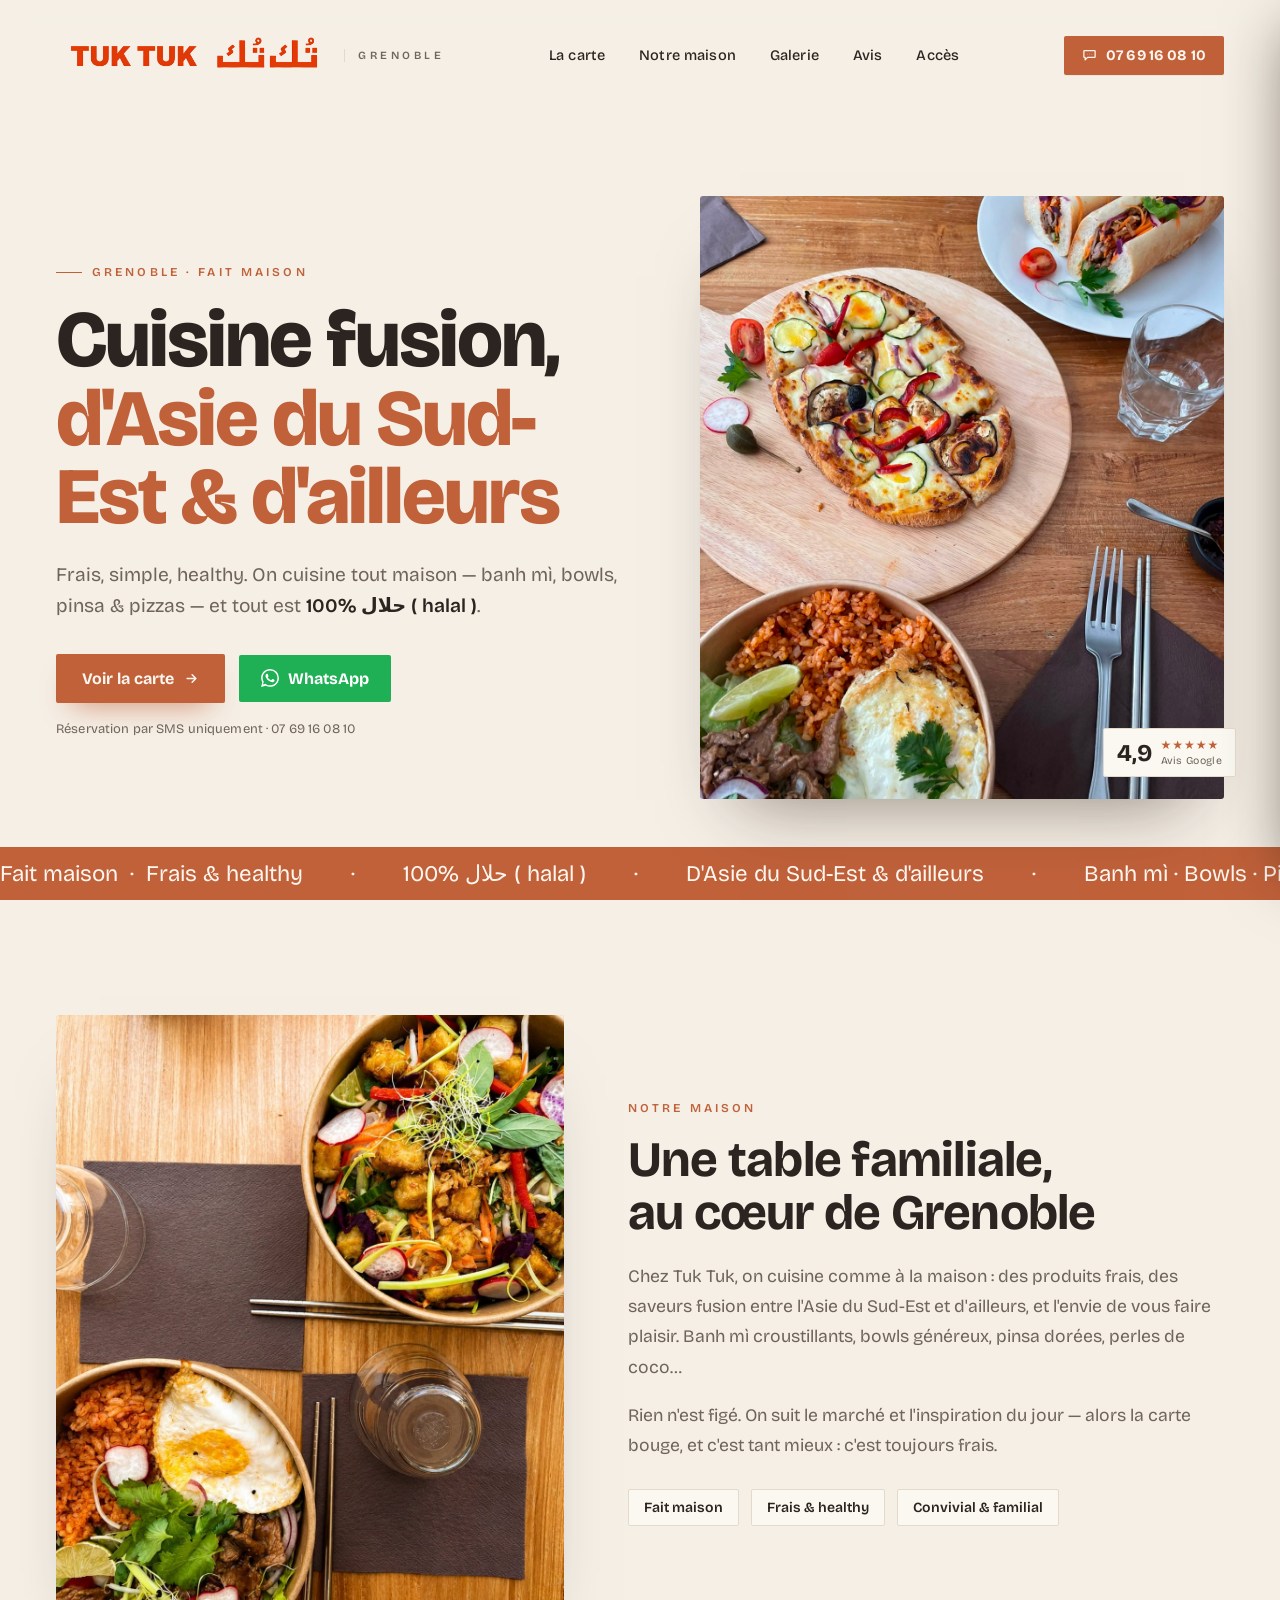
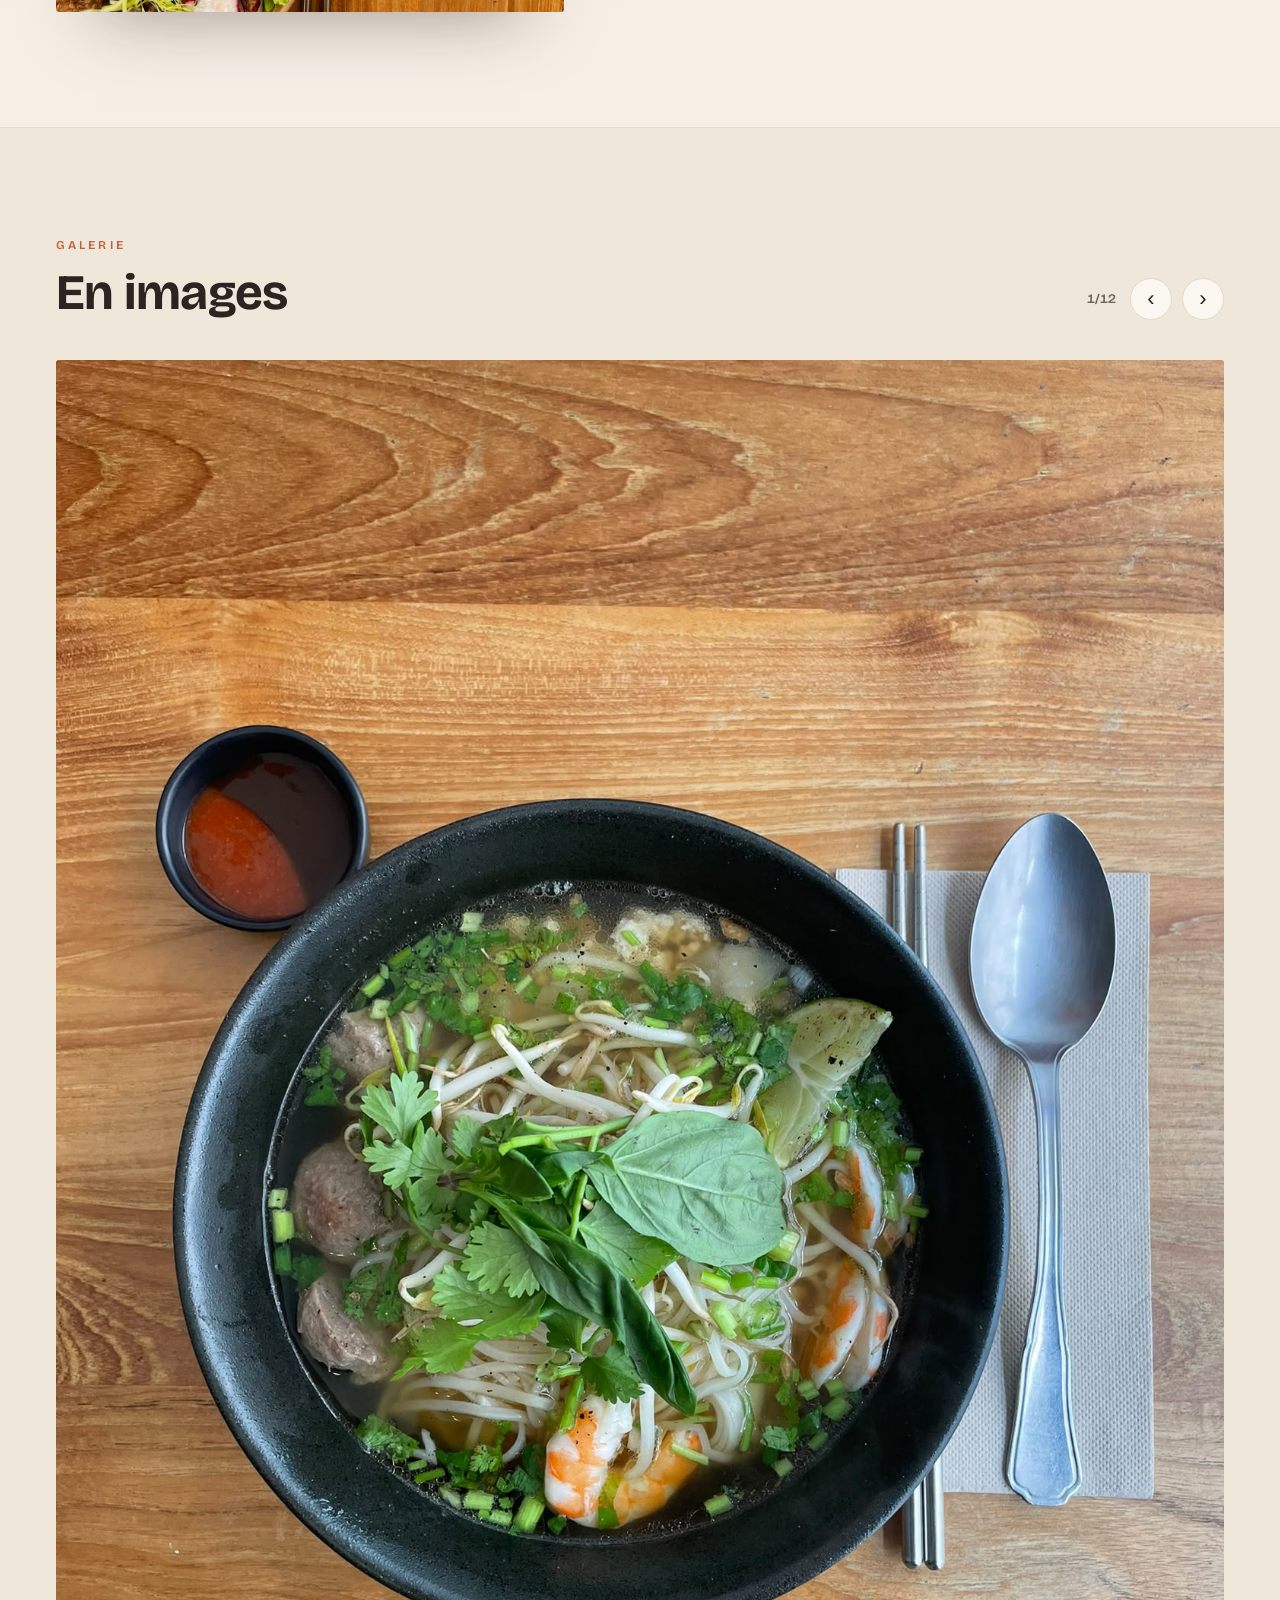
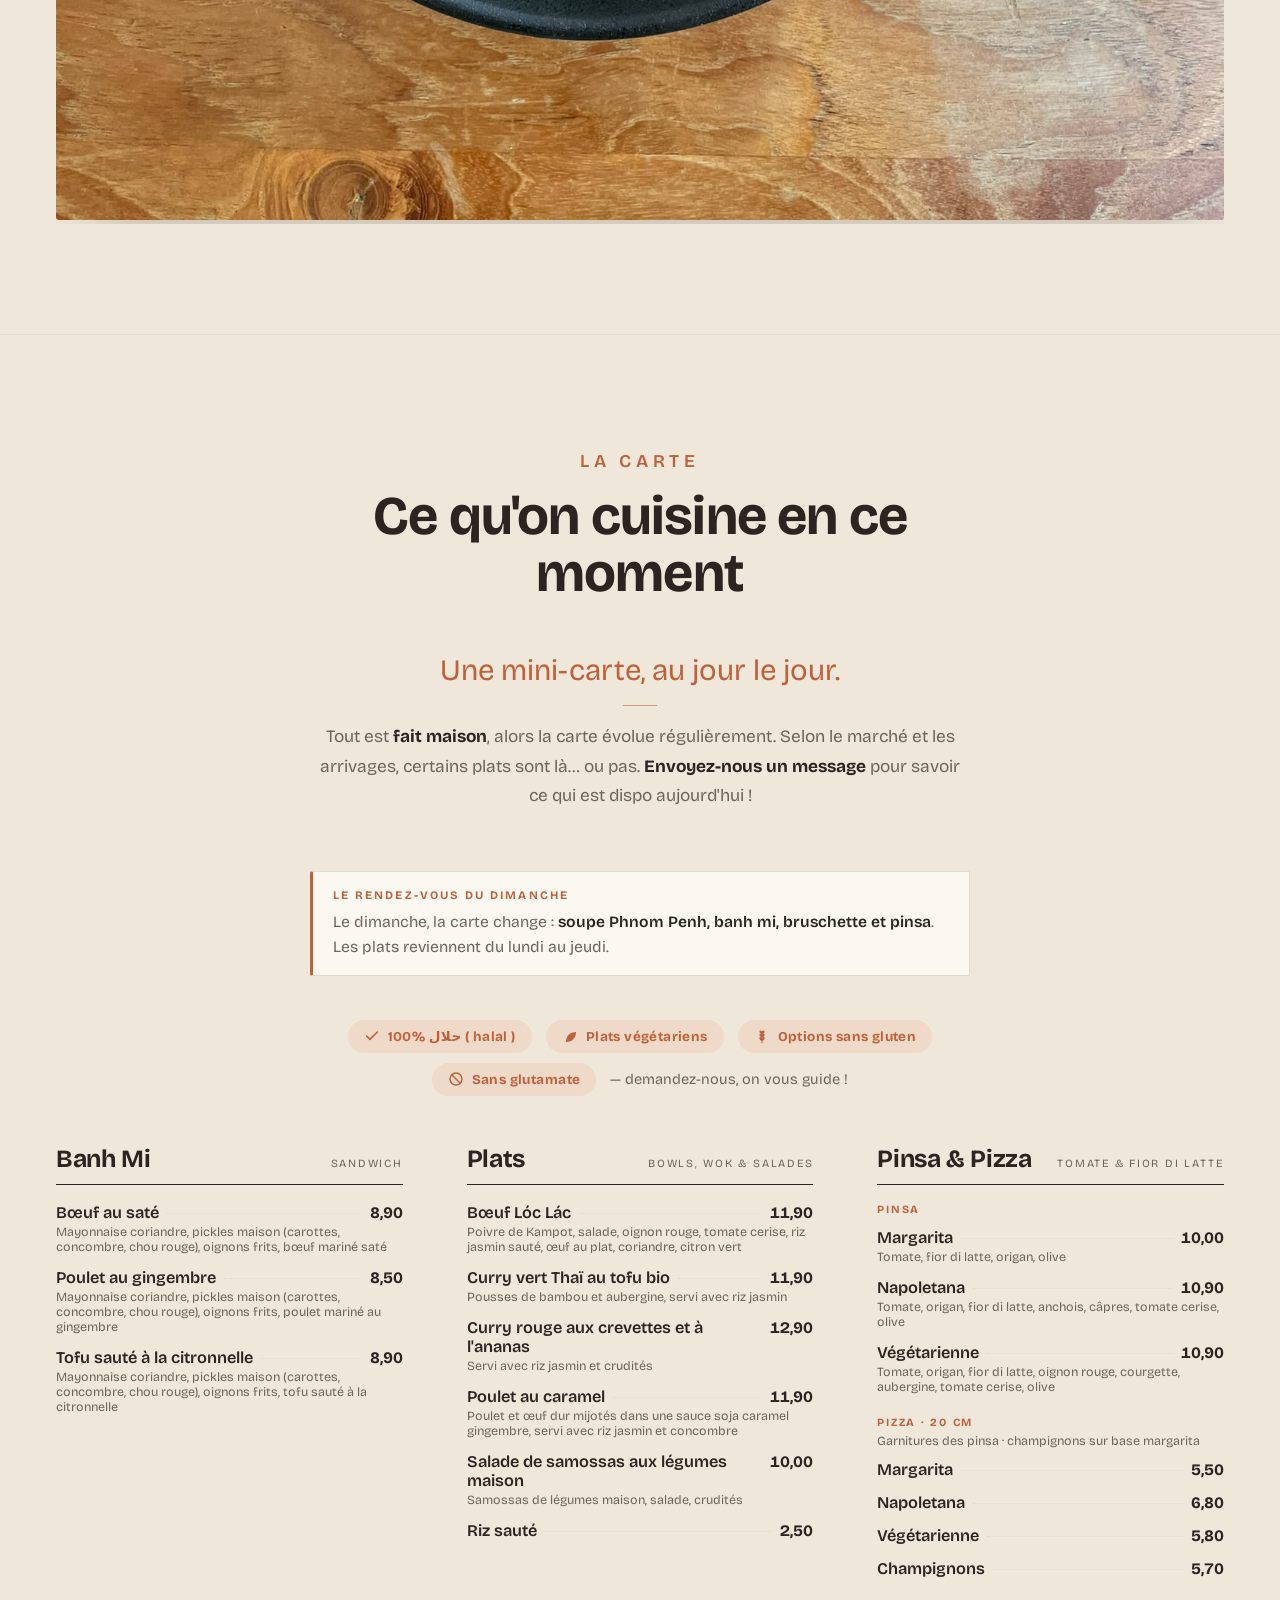
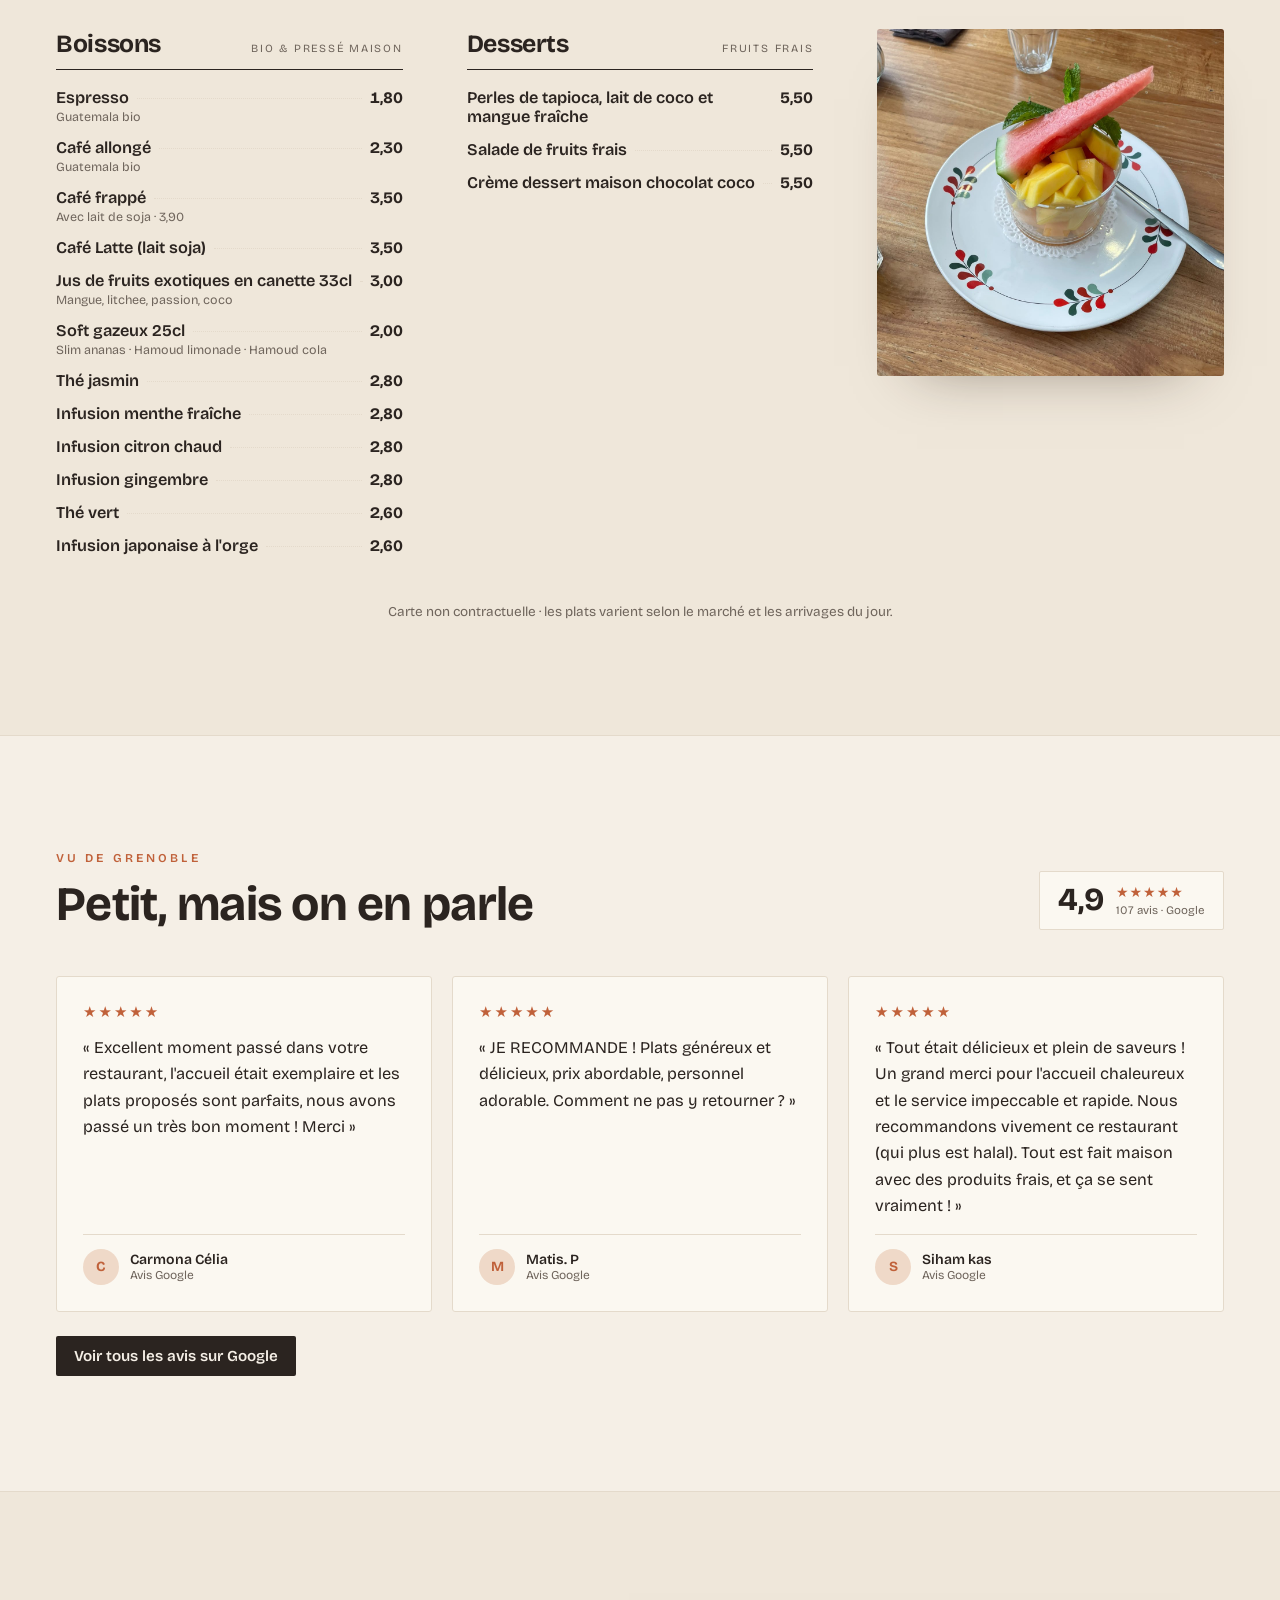
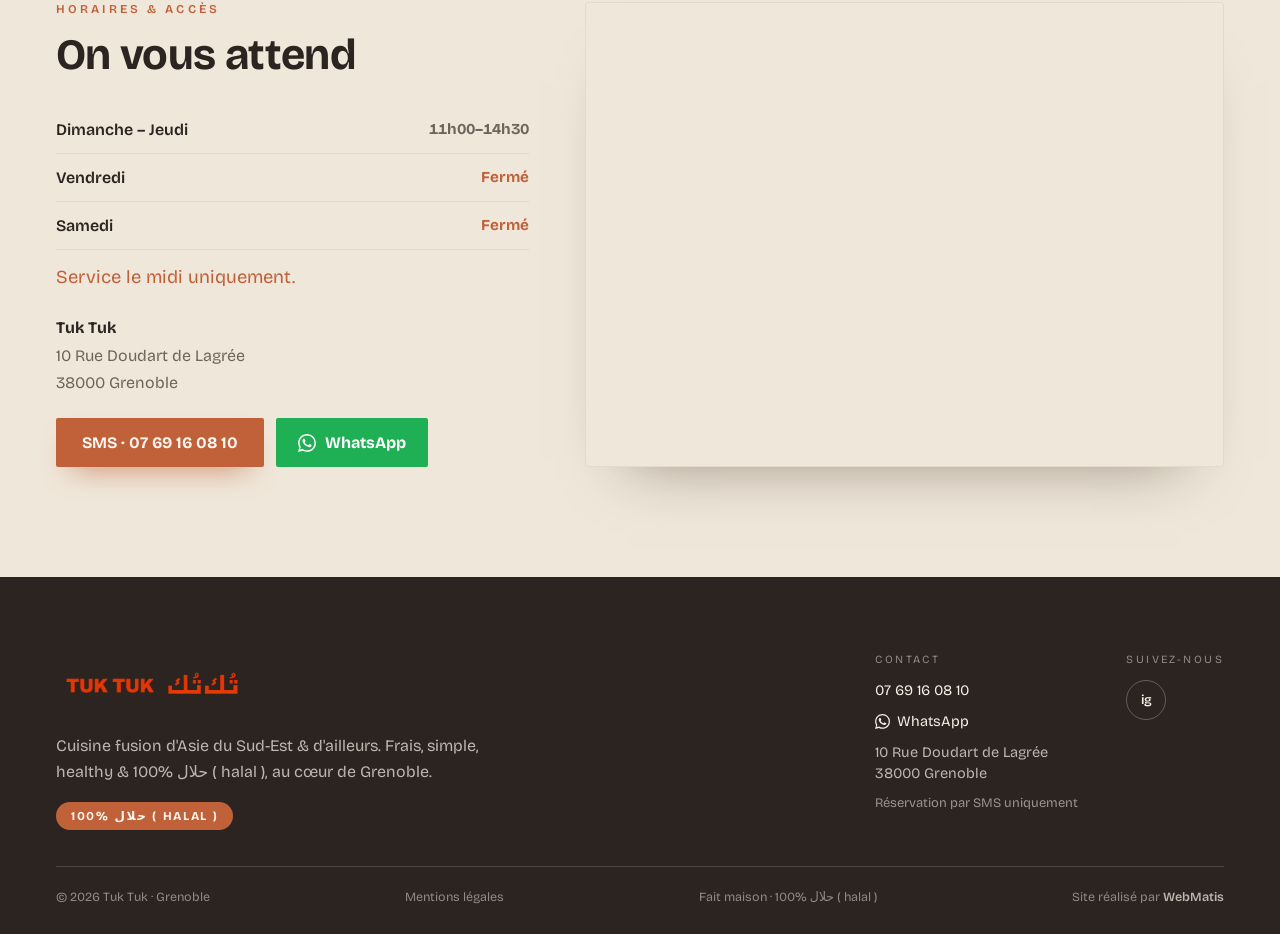
<file: index.html>
<!DOCTYPE html>
<html lang="fr">
<head>
<meta charset="utf-8">
<meta name="viewport" content="width=device-width, initial-scale=1">
<title>Tuk Tuk — Cuisine fusion d'Asie du Sud-Est &amp; d'ailleurs, Grenoble</title>
<meta name="description" content="Tuk Tuk, restaurant fait maison à Grenoble. Banh mì, bowls, pinsa &amp; pizzas. Frais, simple, healthy et 100% halal.">
<link rel="preconnect" href="https://fonts.googleapis.com">
<link rel="preconnect" href="https://fonts.gstatic.com" crossorigin>
<link href="https://fonts.googleapis.com/css2?family=Bricolage+Grotesque:opsz,wght@12..96,400;12..96,500;12..96,600;12..96,700;12..96,800&display=swap" rel="stylesheet">
<link rel="stylesheet" href="style.css">
<script type="application/ld+json">
{
  "@context": "https://schema.org",
  "@type": "Restaurant",
  "name": "Tuk Tuk",
  "url": "https://tuktuk-grenoble.fr/",
  "image": "https://tuktuk-grenoble.fr/assets/fusion.jpg",
  "telephone": "+33769160810",
  "priceRange": "€",
  "servesCuisine": ["Asian Fusion", "Vietnamese", "Halal"],
  "address": {
    "@type": "PostalAddress",
    "streetAddress": "10 Rue Doudart de Lagrée",
    "addressLocality": "Grenoble",
    "postalCode": "38000",
    "addressCountry": "FR"
  },
  "sameAs": ["https://www.instagram.com/tuktukgrenoble"],
  "openingHoursSpecification": [
    {
      "@type": "OpeningHoursSpecification",
      "dayOfWeek": ["Monday", "Tuesday", "Wednesday", "Thursday", "Saturday"],
      "opens": "09:30",
      "closes": "14:30",
      "validThrough": "2026-10-10"
    },
    {
      "@type": "OpeningHoursSpecification",
      "dayOfWeek": ["Sunday", "Monday", "Tuesday", "Wednesday", "Thursday"],
      "opens": "11:00",
      "closes": "14:30",
      "validFrom": "2026-10-11"
    }
  ]
}
</script>
</head>
<body>
<div id="root" style="--bg:#f5efe6;--bg-2:#efe7da;--surface:#fbf8f1;--ink:#2b2420;--ink-2:#6f655c;--line:#e4dacb;--accent:#c0613a;--accent-2:#a44e2c;--accent-ink:#fdf6ef;--accent-soft:#efd9c8;--nav-bg:rgba(245,239,230,.82);background:var(--bg);color:var(--ink);font-family:'Bricolage Grotesque',system-ui,sans-serif;-webkit-font-smoothing:antialiased;overflow-x:clip;">

  <!-- NAV -->
  <nav id="site-nav" style="position:sticky;top:0;z-index:50;display:flex;align-items:center;justify-content:space-between;gap:16px;padding:9px clamp(18px,5vw,56px);background:var(--nav-bg);backdrop-filter:saturate(160%) blur(12px);-webkit-backdrop-filter:saturate(160%) blur(12px);transition:box-shadow .3s ease;">
    <a href="#top" aria-label="Tuk Tuk" style="display:flex;align-items:center;gap:12px;text-decoration:none;flex:none;">
      <img class="nav-logo" src="assets/logo.png" alt="Tuk Tuk" style="display:block;height:92px;width:auto;">
      <span class="nav-region" style="font-size:11px;letter-spacing:.32em;text-transform:uppercase;color:var(--ink-2);font-weight:600;padding-left:13px;border-left:1px solid var(--line);">Grenoble</span>
    </a>
    <div data-navlinks="1" class="navlinks" style="display:flex;align-items:center;gap:30px;font-size:14.5px;font-weight:500;letter-spacing:.01em;">
      <a href="#carte" class="link-underline">La carte</a>
      <a href="#maison" class="link-underline">Notre maison</a>
      <a href="#galerie" class="link-underline">Galerie</a>
      <a href="#avis" class="link-underline">Avis</a>
      <a href="#acces" class="link-underline">Accès</a>
    </div>
    <a href="sms:0769160810" class="btn-accent nav-phone" style="display:inline-flex;align-items:center;gap:9px;flex:none;text-decoration:none;font-weight:700;font-size:14.5px;letter-spacing:.01em;padding:11px 18px;border-radius:2px;white-space:nowrap;box-shadow:0 1px 0 rgba(0,0,0,.04);">
      <svg viewBox="0 0 24 24" width="15" height="15" fill="none" stroke="currentColor" stroke-width="2" stroke-linejoin="round" style="flex:none;display:block;"><path d="M4 4h16a1 1 0 0 1 1 1v9a1 1 0 0 1-1 1H9l-4 4v-4H4a1 1 0 0 1-1-1V5a1 1 0 0 1 1-1Z"></path><circle cx="8.3" cy="9.6" r="0.6" fill="currentColor" stroke="none"></circle><circle cx="12" cy="9.6" r="0.6" fill="currentColor" stroke="none"></circle><circle cx="15.7" cy="9.6" r="0.6" fill="currentColor" stroke="none"></circle></svg>
      <span class="nav-phone-text">07 69 16 08 10</span>
    </a>
    <button type="button" id="nav-burger" class="nav-burger" aria-label="Ouvrir le menu" aria-expanded="false" aria-controls="mobile-panel">
      <span></span><span></span><span></span>
    </button>
  </nav>

  <!-- MENU MOBILE -->
  <div id="panel-backdrop" class="panel-backdrop"></div>
  <aside id="mobile-panel" class="mobile-panel" aria-hidden="true" aria-label="Menu">
    <div class="mobile-panel-head">
      <span style="font-family:'Bricolage Grotesque',sans-serif;font-weight:700;font-size:1.25rem;color:var(--ink);">Menu</span>
      <button type="button" id="panel-close" class="panel-close" aria-label="Fermer le menu">&times;</button>
    </div>
    <nav class="mobile-panel-links">
      <a href="#carte" data-panel-link>La carte</a>
      <a href="#maison" data-panel-link>Notre histoire</a>
      <a href="#galerie" data-panel-link>Galerie</a>
      <a href="#avis" data-panel-link>Avis</a>
      <a href="#acces" data-panel-link>Nous trouver</a>
      <a href="https://www.instagram.com/tuktukgrenoble" target="_blank" rel="noopener" data-panel-link>Instagram</a>
    </nav>
    <div class="mobile-panel-cta">
      <a href="https://wa.me/33769160810" target="_blank" rel="noopener" class="btn-whatsapp" style="width:100%;"><svg viewBox="0 0 24 24" width="18" height="18" fill="currentColor" style="flex:none;display:block;"><path d="M.057 24l1.687-6.163a11.867 11.867 0 0 1-1.587-5.946C.16 5.335 5.495 0 12.05 0a11.817 11.817 0 0 1 8.413 3.488 11.824 11.824 0 0 1 3.48 8.414c-.003 6.557-5.338 11.892-11.893 11.892a11.9 11.9 0 0 1-5.688-1.448L.057 24zm6.597-3.807c1.676.995 3.276 1.591 5.392 1.592 5.448 0 9.886-4.434 9.889-9.885.002-5.462-4.415-9.89-9.881-9.892-5.452 0-9.887 4.434-9.889 9.884a9.86 9.86 0 0 0 1.51 5.26l-.999 3.648 3.736-.979zm11.387-5.464c-.074-.124-.272-.198-.57-.347-.297-.149-1.758-.868-2.031-.967-.272-.099-.47-.149-.669.149-.198.297-.768.967-.941 1.165-.173.198-.347.223-.644.074-.297-.149-1.255-.462-2.39-1.475-.883-.788-1.48-1.761-1.653-2.059-.173-.297-.018-.458.13-.606.134-.133.297-.347.446-.521.151-.172.2-.296.3-.495.099-.198.05-.372-.025-.521-.075-.148-.669-1.611-.916-2.206-.242-.579-.487-.501-.669-.51l-.57-.01c-.198 0-.52.074-.792.372s-1.04 1.016-1.04 2.479 1.065 2.876 1.213 3.074c.149.198 2.095 3.2 5.076 4.487.709.306 1.263.489 1.694.626.712.226 1.36.194 1.872.118.571-.085 1.758-.719 2.006-1.413.247-.694.247-1.289.173-1.413z"></path></svg>WhatsApp</a>
      <a href="sms:0769160810" class="btn-outline" style="width:100%;justify-content:center;">SMS · 07 69 16 08 10</a>
    </div>
  </aside>

  <!-- ANNONCE : changement d'horaires (s'efface tout seul apres la periode) -->
  <div data-jusquau="2026-11-02" hidden style="background:var(--accent);color:var(--accent-ink);padding:13px clamp(18px,5vw,56px);">
    <div style="max-width:1180px;margin:0 auto;display:flex;flex-wrap:wrap;align-items:center;justify-content:center;gap:6px 14px;text-align:center;font-size:clamp(.92rem,1.5vw,1rem);line-height:1.5;">
      <span style="font-weight:800;letter-spacing:.1em;text-transform:uppercase;font-size:.78rem;">Nouveaux horaires</span>
      <span>À partir du <strong>dimanche 11 octobre</strong> : ouvert du dimanche au jeudi, 11h00–14h30. Nouveau rendez-vous le dimanche.</span>
      <a href="#acces" style="color:var(--accent-ink);font-weight:700;text-decoration:underline;text-underline-offset:3px;white-space:nowrap;">Voir les horaires</a>
    </div>
  </div>

  <!-- HERO -->
  <header id="top" class="hero-section" style="position:relative;padding:clamp(40px,7vw,86px) clamp(18px,5vw,56px) clamp(24px,4vw,48px);">
    <div data-hero="1" class="hero-grid" style="display:grid;grid-template-columns:1.05fr .95fr;gap:clamp(28px,5vw,64px);align-items:center;max-width:1240px;margin:0 auto;">
      <div data-reveal="1">
        <div style="display:inline-flex;align-items:center;gap:10px;font-size:12px;font-weight:600;letter-spacing:.26em;text-transform:uppercase;color:var(--accent);margin-bottom:22px;">
          <span style="width:26px;height:1.5px;background:var(--accent);display:inline-block;"></span>Grenoble · fait maison
        </div>
        <h1 style="font-family:'Bricolage Grotesque',sans-serif;font-weight:800;font-size:clamp(2.7rem,6.4vw,5rem);line-height:.98;letter-spacing:-.025em;margin:0 0 22px;color:var(--ink);">Cuisine fusion,<br><span style="color:var(--accent);">d'Asie du Sud-Est &amp; d'ailleurs</span></h1>
        <p style="font-size:clamp(1.05rem,1.6vw,1.2rem);line-height:1.65;color:var(--ink-2);max-width:30em;margin:0 0 32px;">Frais, simple, healthy. On cuisine tout maison — banh mì, bowls, pinsa &amp; pizzas — et tout est <em style="font-style:normal;color:var(--ink);font-weight:600;">100% حلال ( halal )</em>.</p>
        <div class="hero-cta" style="display:flex;flex-wrap:wrap;gap:14px;align-items:center;">
          <a href="#carte" class="btn-accent btn-lg">Voir la carte
            <svg viewBox="0 0 24 24" width="15" height="15" fill="none" stroke="currentColor" stroke-width="2.4" stroke-linecap="round" stroke-linejoin="round" style="flex:none;display:block;"><path d="M5 12h14M13 6l6 6-6 6"></path></svg>
          </a>
          <a href="https://wa.me/33769160810" target="_blank" rel="noopener" class="btn-whatsapp"><svg viewBox="0 0 24 24" width="18" height="18" fill="currentColor" style="flex:none;display:block;"><path d="M.057 24l1.687-6.163a11.867 11.867 0 0 1-1.587-5.946C.16 5.335 5.495 0 12.05 0a11.817 11.817 0 0 1 8.413 3.488 11.824 11.824 0 0 1 3.48 8.414c-.003 6.557-5.338 11.892-11.893 11.892a11.9 11.9 0 0 1-5.688-1.448L.057 24zm6.597-3.807c1.676.995 3.276 1.591 5.392 1.592 5.448 0 9.886-4.434 9.889-9.885.002-5.462-4.415-9.89-9.881-9.892-5.452 0-9.887 4.434-9.889 9.884a9.86 9.86 0 0 0 1.51 5.26l-.999 3.648 3.736-.979zm11.387-5.464c-.074-.124-.272-.198-.57-.347-.297-.149-1.758-.868-2.031-.967-.272-.099-.47-.149-.669.149-.198.297-.768.967-.941 1.165-.173.198-.347.223-.644.074-.297-.149-1.255-.462-2.39-1.475-.883-.788-1.48-1.761-1.653-2.059-.173-.297-.018-.458.13-.606.134-.133.297-.347.446-.521.151-.172.2-.296.3-.495.099-.198.05-.372-.025-.521-.075-.148-.669-1.611-.916-2.206-.242-.579-.487-.501-.669-.51l-.57-.01c-.198 0-.52.074-.792.372s-1.04 1.016-1.04 2.479 1.065 2.876 1.213 3.074c.149.198 2.095 3.2 5.076 4.487.709.306 1.263.489 1.694.626.712.226 1.36.194 1.872.118.571-.085 1.758-.719 2.006-1.413.247-.694.247-1.289.173-1.413z"></path></svg>WhatsApp</a>
        </div>
        <p style="font-size:13px;color:var(--ink-2);margin:18px 0 0;letter-spacing:.01em;">Réservation par SMS uniquement · 07 69 16 08 10</p>
      </div>
      <div data-reveal="1" style="position:relative;">
        <div style="position:relative;border-radius:3px;overflow:hidden;box-shadow:0 40px 70px -40px rgba(50,33,20,.55);">
          <img src="assets/fusion.jpg" alt="Bruschette et banh mì maison chez Tuk Tuk" style="width:100%;aspect-ratio:4/4.6;object-fit:cover;background:var(--accent-soft);">
        </div>
        <div style="position:absolute;right:-12px;bottom:22px;display:flex;align-items:center;gap:9px;background:var(--surface);border:1px solid var(--line);padding:9px 13px;border-radius:2px;box-shadow:0 18px 36px -24px rgba(50,33,20,.5);">
          <span style="font-family:'Bricolage Grotesque',sans-serif;font-weight:700;font-size:1.5rem;line-height:1;color:var(--ink);">4,9</span>
          <div>
            <div style="color:var(--accent);font-size:12px;letter-spacing:1px;">★★★★★</div>
            <div style="font-size:10.5px;color:var(--ink-2);letter-spacing:.03em;margin-top:2px;">Avis Google</div>
          </div>
        </div>
      </div>
    </div>
  </header>

  <!-- BANDEAU -->
  <div style="background:var(--accent);color:var(--accent-ink);overflow:hidden;white-space:nowrap;padding:13px 0;">
    <div style="display:inline-flex;gap:48px;animation:tt-marquee 32s linear infinite;will-change:transform;">
      <span style="display:inline-flex;gap:48px;font-family:'Bricolage Grotesque',sans-serif;font-size:1.4rem;">
        <span>Fait maison&nbsp; · &nbsp;Frais &amp; healthy</span><span>·</span><span>100% حلال ( halal )</span><span>·</span><span>D'Asie du Sud-Est &amp; d'ailleurs</span><span>·</span><span>Banh mì · Bowls · Pinsa &amp; pizzas</span><span>·</span>
      </span>
      <span aria-hidden="true" style="display:inline-flex;gap:48px;font-family:'Bricolage Grotesque',sans-serif;font-size:1.4rem;">
        <span>Fait maison&nbsp; · &nbsp;Frais &amp; healthy</span><span>·</span><span>100% حلال ( halal )</span><span>·</span><span>D'Asie du Sud-Est &amp; d'ailleurs</span><span>·</span><span>Banh mì · Bowls · Pinsa &amp; pizzas</span><span>·</span>
      </span>
    </div>
  </div>

  <!-- NOTRE MAISON -->
  <section id="maison" style="padding:clamp(56px,9vw,120px) clamp(18px,5vw,56px);">
    <div data-split="1" class="split-grid" style="display:grid;grid-template-columns:.92fr 1.08fr;gap:clamp(28px,5vw,72px);align-items:center;max-width:1240px;margin:0 auto;">
      <div data-reveal="1" style="position:relative;">
        <img src="assets/notre-maison.jpg" alt="Bowls maison à partager chez Tuk Tuk" style="width:100%;aspect-ratio:4/4.7;object-fit:cover;border-radius:3px;box-shadow:0 40px 70px -44px rgba(50,33,20,.5);background:var(--accent-soft);">
      </div>
      <div data-reveal="1">
        <div style="font-size:12px;font-weight:600;letter-spacing:.26em;text-transform:uppercase;color:var(--accent);margin-bottom:18px;">Notre maison</div>
        <h2 style="font-family:'Bricolage Grotesque',sans-serif;font-weight:700;letter-spacing:-.015em;font-size:clamp(2rem,4vw,3.1rem);line-height:1.08;margin:0 0 22px;color:var(--ink);">Une table familiale,<br>au cœur de Grenoble</h2>
        <p style="font-size:1.1rem;line-height:1.72;color:var(--ink-2);margin:0 0 18px;max-width:34em;">Chez Tuk Tuk, on cuisine comme à la maison : des produits frais, des saveurs fusion entre l'Asie du Sud-Est et d'ailleurs, et l'envie de vous faire plaisir. Banh mì croustillants, bowls généreux, pinsa dorées, perles de coco…</p>
        <p style="font-size:1.1rem;line-height:1.72;color:var(--ink-2);margin:0 0 28px;max-width:34em;">Rien n'est figé. On suit le marché et l'inspiration du jour — alors la carte bouge, et c'est tant mieux : c'est toujours frais.</p>
        <div style="display:flex;flex-wrap:wrap;gap:12px;">
          <span style="display:inline-flex;align-items:center;gap:8px;font-size:14px;font-weight:600;color:var(--ink);background:var(--surface);border:1px solid var(--line);padding:9px 15px;border-radius:2px;">Fait maison</span>
          <span style="display:inline-flex;align-items:center;gap:8px;font-size:14px;font-weight:600;color:var(--ink);background:var(--surface);border:1px solid var(--line);padding:9px 15px;border-radius:2px;">Frais &amp; healthy</span>
          <span style="display:inline-flex;align-items:center;gap:8px;font-size:14px;font-weight:600;color:var(--ink);background:var(--surface);border:1px solid var(--line);padding:9px 15px;border-radius:2px;">Convivial &amp; familial</span>
        </div>
      </div>
    </div>
  </section>

  <!-- GALERIE -->
  <section id="galerie" style="background:var(--bg-2);padding:clamp(56px,9vw,110px) clamp(18px,5vw,56px);border-top:1px solid var(--line);">
    <div style="max-width:1240px;margin:0 auto;">
      <div data-reveal="1" style="display:flex;align-items:flex-end;justify-content:space-between;gap:18px;flex-wrap:wrap;margin-bottom:clamp(26px,4vw,40px);">
        <div>
          <div style="font-size:12px;font-weight:600;letter-spacing:.26em;text-transform:uppercase;color:var(--accent);margin-bottom:14px;">Galerie</div>
          <h2 style="font-family:'Bricolage Grotesque',sans-serif;font-weight:700;letter-spacing:-.015em;font-size:clamp(2rem,4vw,3.1rem);line-height:1.08;margin:0;color:var(--ink);">En images</h2>
        </div>
        <div style="display:flex;align-items:center;gap:14px;flex:none;">
          <span id="galerie-counter" style="font-size:13px;font-weight:600;color:var(--ink-2);font-feature-settings:'tnum';">1/12</span>
          <div style="display:flex;gap:10px;">
            <button type="button" class="galerie-arrow galerie-arrow-prev" aria-label="Photo précédente">‹</button>
            <button type="button" class="galerie-arrow galerie-arrow-next" aria-label="Photo suivante">›</button>
          </div>
        </div>
      </div>
      <div data-reveal="1" id="galerie-track" class="galerie-track">
        <img class="galerie-img" src="assets/galerie/soupe-phnom-penh.jpeg" alt="Soupe Phnom Penh maison aux boulettes de bœuf et crevettes chez Tuk Tuk">
        <img class="galerie-img" src="assets/galerie/soupe-phnom-penh-3-bols.jpeg" alt="Trois bols de soupe Phnom Penh partagés en salle chez Tuk Tuk">
        <img class="galerie-img" src="assets/galerie/photo-banh-mi.jpg" alt="Banh mì maison chez Tuk Tuk, vus du dessus">
        <img class="galerie-img" src="assets/galerie/photo-larb.jpg" alt="Salade de poulet façon Larb chez Tuk Tuk">
        <img class="galerie-img" src="assets/galerie/photo-the-glace.jpg" alt="Thé glacé maison chez Tuk Tuk">
        <img class="galerie-img" src="assets/galerie/photo-salle.jpg" alt="La salle du restaurant Tuk Tuk, Grenoble">
        <img class="galerie-img" src="assets/galerie/photo-1.jpg" alt="Bruschette maison et banh mì vus du dessus chez Tuk Tuk">
        <img class="galerie-img" src="assets/galerie/photo-2.jpg" alt="Bruschette maison et banh mì coupés en salle chez Tuk Tuk">
        <img class="galerie-img" src="assets/galerie/photo-3.jpg" alt="Panna cotta maison à la mangue et grenade chez Tuk Tuk">
        <img class="galerie-img" src="assets/galerie/photo-4.jpg" alt="Panna cotta maison servie en salle chez Tuk Tuk">
        <img class="galerie-img" src="assets/galerie/photo-5.jpg" alt="Dessert frais aux fruits, mangue, melon et grenade chez Tuk Tuk">
        <img class="galerie-img" src="assets/galerie/photo-6.jpg" alt="Dessert frais aux fruits servi en salle chez Tuk Tuk">
      </div>
    </div>
  </section>

  <!-- LA CARTE -->
  <section id="carte" style="background:var(--bg-2);padding:clamp(56px,9vw,120px) clamp(18px,5vw,56px);border-top:1px solid var(--line);border-bottom:1px solid var(--line);">
    <div style="max-width:1180px;margin:0 auto;">
      <div data-reveal="1" style="text-align:center;max-width:46em;margin:0 auto clamp(34px,4vw,52px);">
        <div style="font-size: 18px; font-weight: 600; letter-spacing: .26em; text-transform: uppercase; color: var(--accent); margin-bottom: 16px">La carte</div>
        <h2 style="font-family:'Bricolage Grotesque',sans-serif;font-weight:700;letter-spacing:-.015em;font-size:clamp(2.2rem,4.6vw,3.4rem);line-height:1.05;margin:0 0 16px;color:var(--ink);">Ce qu'on cuisine en ce moment</h2>
      </div>

      <!-- Carte du jour note -->
      <div data-reveal="1" style="text-align:center;max-width:660px;margin:0 auto clamp(40px,5vw,60px);">
        <div style="font-family:'Bricolage Grotesque',sans-serif;font-size:clamp(1.4rem,2.6vw,1.85rem);color:var(--accent);line-height:1.2;margin-bottom:14px;">Une mini-carte, au jour le jour.</div>
        <span style="display:inline-block;width:34px;height:1.5px;background:var(--accent);opacity:.55;margin-bottom:16px;vertical-align:middle;"></span>
        <p style="font-size:clamp(1rem,1.5vw,1.08rem);line-height:1.7;color:var(--ink-2);margin:0;">Tout est <strong style="color:var(--ink);font-weight:700;">fait maison</strong>, alors la carte évolue régulièrement. Selon le marché et les arrivages, certains plats sont là… ou pas. <strong style="color:var(--ink);font-weight:700;">Envoyez-nous un message</strong> pour savoir ce qui est dispo aujourd'hui&nbsp;!</p>
      </div>

      <div data-reveal="1" style="max-width:660px;margin:0 auto clamp(30px,4vw,44px);background:var(--surface);border:1px solid var(--line);border-left:3px solid var(--accent);border-radius:2px;padding:16px 20px;text-align:left;">
        <div style="font-size:11.5px;font-weight:700;letter-spacing:.18em;text-transform:uppercase;color:var(--accent);margin-bottom:7px;">Le rendez-vous du dimanche</div>
        <p style="font-size:.98rem;line-height:1.6;color:var(--ink-2);margin:0;">Le dimanche, la carte change : <strong style="color:var(--ink);font-weight:600;">soupe Phnom Penh, banh mi, bruschette et pinsa</strong>. Les plats reviennent du lundi au jeudi.</p>
      </div>
      <div data-reveal="1" style="display:flex;flex-wrap:wrap;align-items:center;justify-content:center;gap:10px 14px;max-width:680px;margin:0 auto clamp(34px,4vw,48px);">
        <span style="display:inline-flex;align-items:center;gap:8px;font-size:13.5px;font-weight:700;letter-spacing:.03em;color:var(--accent);background:var(--accent-soft);border-radius:40px;padding:8px 16px;"><svg viewBox="0 0 24 24" width="16" height="16" fill="none" stroke="currentColor" stroke-width="2.4" stroke-linecap="round" stroke-linejoin="round" style="flex:none;display:block;"><path d="M20 6 9 17l-5-5"></path></svg>100% حلال ( halal )</span>
        <span style="display:inline-flex;align-items:center;gap:8px;font-size:13.5px;font-weight:700;letter-spacing:.03em;color:var(--accent);background:var(--accent-soft);border-radius:40px;padding:8px 16px;"><svg viewBox="0 0 24 24" width="16" height="16" fill="currentColor" style="flex:none;display:block;"><path d="M6 21C6 12 12 6 21 6 21 15 15 21 6 21Z"></path></svg>Plats végétariens</span>
        <span style="display:inline-flex;align-items:center;gap:8px;font-size:13.5px;font-weight:700;letter-spacing:.03em;color:var(--accent);background:var(--accent-soft);border-radius:40px;padding:8px 16px;"><svg viewBox="0 0 24 24" width="16" height="16" fill="none" stroke="currentColor" stroke-width="1.7" stroke-linecap="round" stroke-linejoin="round" style="flex:none;display:block;"><path d="M12 22V8"></path><path d="M12 8c0-2 1.4-3.5 3-3.5C15 6.5 13.6 8 12 8Z"></path><path d="M12 8c0-2-1.4-3.5-3-3.5C9 6.5 10.4 8 12 8Z"></path><path d="M12 13c0-2 1.4-3.5 3-3.5C15 11.5 13.6 13 12 13Z"></path><path d="M12 13c0-2-1.4-3.5-3-3.5C9 11.5 10.4 13 12 13Z"></path><path d="M12 18c0-2 1.4-3.5 3-3.5C15 16.5 13.6 18 12 18Z"></path><path d="M12 18c0-2-1.4-3.5-3-3.5C9 16.5 10.4 18 12 18Z"></path></svg>Options sans gluten</span>
        <span style="display:inline-flex;align-items:center;gap:8px;font-size:13.5px;font-weight:700;letter-spacing:.03em;color:var(--accent);background:var(--accent-soft);border-radius:40px;padding:8px 16px;"><svg viewBox="0 0 24 24" width="16" height="16" fill="none" stroke="currentColor" stroke-width="2.2" stroke-linecap="round" stroke-linejoin="round" style="flex:none;display:block;"><circle cx="12" cy="12" r="9"></circle><path d="M5.6 5.6l12.8 12.8"></path></svg>Sans glutamate</span>
        <span style="font-size:14.5px;color:var(--ink-2);">— demandez-nous, on vous guide&nbsp;!</span>
      </div>

      <!-- Menu grid -->
      <div data-reveal="1" style="display:grid;grid-template-columns:repeat(auto-fit,minmax(290px,1fr));gap:clamp(30px,4vw,52px) clamp(34px,5vw,64px);">

        <!-- Banh Mi -->
        <div>
          <div style="display:flex;align-items:baseline;justify-content:space-between;gap:12px;margin-bottom:18px;border-bottom:1.5px solid var(--ink);padding-bottom:10px;">
            <h3 style="font-family:'Bricolage Grotesque',sans-serif;font-weight:700;letter-spacing:-.015em;font-size:1.55rem;margin:0;color:var(--ink);">Banh Mi</h3>
            <span style="font-size:11px;letter-spacing:.16em;text-transform:uppercase;color:var(--ink-2);">Sandwich</span>
          </div>
          <div style="display:flex;flex-direction:column;gap:14px;">
            <div>
              <div style="display:flex;align-items:baseline;gap:8px;"><span style="font-weight:600;font-size:1.02rem;color:var(--ink);">Bœuf au saté</span><span style="flex:1;border-bottom:1.5px dotted var(--line);transform:translateY(-4px);"></span><span style="font-family:'Bricolage Grotesque',sans-serif;font-weight:700;font-size:1rem;font-feature-settings:'tnum';color:var(--ink);">8,90</span></div>
              <div style="font-size:12.5px;color:var(--ink-2);margin-top:2px;">Mayonnaise coriandre, pickles maison (carottes, concombre, chou rouge), oignons frits, bœuf mariné saté</div>
            </div>
            <div>
              <div style="display:flex;align-items:baseline;gap:8px;"><span style="font-weight:600;font-size:1.02rem;color:var(--ink);">Poulet au gingembre</span><span style="flex:1;border-bottom:1.5px dotted var(--line);transform:translateY(-4px);"></span><span style="font-family:'Bricolage Grotesque',sans-serif;font-weight:700;font-size:1rem;font-feature-settings:'tnum';color:var(--ink);">8,50</span></div>
              <div style="font-size:12.5px;color:var(--ink-2);margin-top:2px;">Mayonnaise coriandre, pickles maison (carottes, concombre, chou rouge), oignons frits, poulet mariné au gingembre</div>
            </div>
            <div>
              <div style="display:flex;align-items:baseline;gap:8px;"><span style="font-weight:600;font-size:1.02rem;color:var(--ink);">Tofu sauté à la citronnelle</span><span style="flex:1;border-bottom:1.5px dotted var(--line);transform:translateY(-4px);"></span><span style="font-family:'Bricolage Grotesque',sans-serif;font-weight:700;font-size:1rem;font-feature-settings:'tnum';color:var(--ink);">8,90</span></div>
              <div style="font-size:12.5px;color:var(--ink-2);margin-top:2px;">Mayonnaise coriandre, pickles maison (carottes, concombre, chou rouge), oignons frits, tofu sauté à la citronnelle</div>
            </div>
          </div>
        </div>

        <!-- Plats -->
        <div>
          <div style="display:flex;align-items:baseline;justify-content:space-between;gap:12px;margin-bottom:18px;border-bottom:1.5px solid var(--ink);padding-bottom:10px;">
            <h3 style="font-family:'Bricolage Grotesque',sans-serif;font-weight:700;letter-spacing:-.015em;font-size:1.55rem;margin:0;color:var(--ink);">Plats</h3>
            <span style="font-size:11px;letter-spacing:.16em;text-transform:uppercase;color:var(--ink-2);">Bowls, wok &amp; salades</span>
          </div>
          <div style="display:flex;flex-direction:column;gap:14px;">
            <div>
              <div style="display:flex;align-items:baseline;gap:8px;"><span style="font-weight:600;font-size:1.02rem;color:var(--ink);">Bœuf Lóc Lác</span><span style="flex:1;border-bottom:1.5px dotted var(--line);transform:translateY(-4px);"></span><span style="font-family:'Bricolage Grotesque',sans-serif;font-weight:700;font-size:1rem;font-feature-settings:'tnum';color:var(--ink);">11,90</span></div>
              <div style="font-size:12.5px;color:var(--ink-2);margin-top:2px;">Poivre de Kampot, salade, oignon rouge, tomate cerise, riz jasmin sauté, œuf au plat, coriandre, citron vert</div>
            </div>
            <div>
              <div style="display:flex;align-items:baseline;gap:8px;"><span style="font-weight:600;font-size:1.02rem;color:var(--ink);">Curry vert Thaï au tofu bio</span><span style="flex:1;border-bottom:1.5px dotted var(--line);transform:translateY(-4px);"></span><span style="font-family:'Bricolage Grotesque',sans-serif;font-weight:700;font-size:1rem;font-feature-settings:'tnum';color:var(--ink);">11,90</span></div>
              <div style="font-size:12.5px;color:var(--ink-2);margin-top:2px;">Pousses de bambou et aubergine, servi avec riz jasmin</div>
            </div>
            <div>
              <div style="display:flex;align-items:baseline;gap:8px;"><span style="font-weight:600;font-size:1.02rem;color:var(--ink);">Curry rouge aux crevettes et à l'ananas</span><span style="flex:1;border-bottom:1.5px dotted var(--line);transform:translateY(-4px);"></span><span style="font-family:'Bricolage Grotesque',sans-serif;font-weight:700;font-size:1rem;font-feature-settings:'tnum';color:var(--ink);">12,90</span></div>
              <div style="font-size:12.5px;color:var(--ink-2);margin-top:2px;">Servi avec riz jasmin et crudités</div>
            </div>
            <div>
              <div style="display:flex;align-items:baseline;gap:8px;"><span style="font-weight:600;font-size:1.02rem;color:var(--ink);">Poulet au caramel</span><span style="flex:1;border-bottom:1.5px dotted var(--line);transform:translateY(-4px);"></span><span style="font-family:'Bricolage Grotesque',sans-serif;font-weight:700;font-size:1rem;font-feature-settings:'tnum';color:var(--ink);">11,90</span></div>
              <div style="font-size:12.5px;color:var(--ink-2);margin-top:2px;">Poulet et œuf dur mijotés dans une sauce soja caramel gingembre, servi avec riz jasmin et concombre</div>
            </div>
            <div>
              <div style="display:flex;align-items:baseline;gap:8px;"><span style="font-weight:600;font-size:1.02rem;color:var(--ink);">Salade de samossas aux légumes maison</span><span style="flex:1;border-bottom:1.5px dotted var(--line);transform:translateY(-4px);"></span><span style="font-family:'Bricolage Grotesque',sans-serif;font-weight:700;font-size:1rem;font-feature-settings:'tnum';color:var(--ink);">10,00</span></div>
              <div style="font-size:12.5px;color:var(--ink-2);margin-top:2px;">Samossas de légumes maison, salade, crudités</div>
            </div>
            <div>
              <div style="display:flex;align-items:baseline;gap:8px;"><span style="font-weight:600;font-size:1.02rem;color:var(--ink);">Riz sauté</span><span style="flex:1;border-bottom:1.5px dotted var(--line);transform:translateY(-4px);"></span><span style="font-family:'Bricolage Grotesque',sans-serif;font-weight:700;font-size:1rem;font-feature-settings:'tnum';color:var(--ink);">2,50</span></div>
            </div>
          </div>
        </div>

        <!-- Pinsa & Pizza -->
        <div>
          <div style="display:flex;align-items:baseline;justify-content:space-between;gap:12px;margin-bottom:18px;border-bottom:1.5px solid var(--ink);padding-bottom:10px;">
            <h3 style="font-family:'Bricolage Grotesque',sans-serif;font-weight:700;letter-spacing:-.015em;font-size:1.55rem;margin:0;color:var(--ink);">Pinsa &amp; Pizza</h3>
            <span style="font-size:11px;letter-spacing:.16em;text-transform:uppercase;color:var(--ink-2);">Tomate &amp; fior di latte</span>
          </div>
          <div style="font-size:11px;font-weight:700;letter-spacing:.16em;text-transform:uppercase;color:var(--accent);margin-bottom:12px;">Pinsa</div>
          <div style="display:flex;flex-direction:column;gap:14px;">
            <div>
              <div style="display:flex;align-items:baseline;gap:8px;"><span style="font-weight:600;font-size:1.02rem;color:var(--ink);">Margarita</span><span style="flex:1;border-bottom:1.5px dotted var(--line);transform:translateY(-4px);"></span><span style="font-family:'Bricolage Grotesque',sans-serif;font-weight:700;font-size:1rem;font-feature-settings:'tnum';color:var(--ink);">10,00</span></div>
              <div style="font-size:12.5px;color:var(--ink-2);margin-top:2px;">Tomate, fior di latte, origan, olive</div>
            </div>
            <div>
              <div style="display:flex;align-items:baseline;gap:8px;"><span style="font-weight:600;font-size:1.02rem;color:var(--ink);">Napoletana</span><span style="flex:1;border-bottom:1.5px dotted var(--line);transform:translateY(-4px);"></span><span style="font-family:'Bricolage Grotesque',sans-serif;font-weight:700;font-size:1rem;font-feature-settings:'tnum';color:var(--ink);">10,90</span></div>
              <div style="font-size:12.5px;color:var(--ink-2);margin-top:2px;">Tomate, origan, fior di latte, anchois, câpres, tomate cerise, olive</div>
            </div>
            <div>
              <div style="display:flex;align-items:baseline;gap:8px;"><span style="font-weight:600;font-size:1.02rem;color:var(--ink);">Végétarienne</span><span style="flex:1;border-bottom:1.5px dotted var(--line);transform:translateY(-4px);"></span><span style="font-family:'Bricolage Grotesque',sans-serif;font-weight:700;font-size:1rem;font-feature-settings:'tnum';color:var(--ink);">10,90</span></div>
              <div style="font-size:12.5px;color:var(--ink-2);margin-top:2px;">Tomate, origan, fior di latte, oignon rouge, courgette, aubergine, tomate cerise, olive</div>
            </div>
          </div>
          <div style="font-size:11px;font-weight:700;letter-spacing:.16em;text-transform:uppercase;color:var(--accent);margin:22px 0 4px;">Pizza · 20 cm</div>
          <div style="font-size:12.5px;color:var(--ink-2);margin-bottom:12px;">Garnitures des pinsa · champignons sur base margarita</div>
          <div style="display:flex;flex-direction:column;gap:14px;">
            <div style="display:flex;align-items:baseline;gap:8px;"><span style="font-weight:600;font-size:1.02rem;color:var(--ink);">Margarita</span><span style="flex:1;border-bottom:1.5px dotted var(--line);transform:translateY(-4px);"></span><span style="font-family:'Bricolage Grotesque',sans-serif;font-weight:700;font-size:1rem;font-feature-settings:'tnum';color:var(--ink);">5,50</span></div>
            <div style="display:flex;align-items:baseline;gap:8px;"><span style="font-weight:600;font-size:1.02rem;color:var(--ink);">Napoletana</span><span style="flex:1;border-bottom:1.5px dotted var(--line);transform:translateY(-4px);"></span><span style="font-family:'Bricolage Grotesque',sans-serif;font-weight:700;font-size:1rem;font-feature-settings:'tnum';color:var(--ink);">6,80</span></div>
            <div style="display:flex;align-items:baseline;gap:8px;"><span style="font-weight:600;font-size:1.02rem;color:var(--ink);">Végétarienne</span><span style="flex:1;border-bottom:1.5px dotted var(--line);transform:translateY(-4px);"></span><span style="font-family:'Bricolage Grotesque',sans-serif;font-weight:700;font-size:1rem;font-feature-settings:'tnum';color:var(--ink);">5,80</span></div>
            <div style="display:flex;align-items:baseline;gap:8px;"><span style="font-weight:600;font-size:1.02rem;color:var(--ink);">Champignons</span><span style="flex:1;border-bottom:1.5px dotted var(--line);transform:translateY(-4px);"></span><span style="font-family:'Bricolage Grotesque',sans-serif;font-weight:700;font-size:1rem;font-feature-settings:'tnum';color:var(--ink);">5,70</span></div>
          </div>
        </div>

        <!-- Boissons -->
        <div>
          <div style="display:flex;align-items:baseline;justify-content:space-between;gap:12px;margin-bottom:18px;border-bottom:1.5px solid var(--ink);padding-bottom:10px;">
            <h3 style="font-family:'Bricolage Grotesque',sans-serif;font-weight:700;letter-spacing:-.015em;font-size:1.55rem;margin:0;color:var(--ink);">Boissons</h3>
            <span style="font-size:11px;letter-spacing:.16em;text-transform:uppercase;color:var(--ink-2);">Bio &amp; pressé maison</span>
          </div>
          <div style="display:flex;flex-direction:column;gap:14px;">
            <div>
              <div style="display:flex;align-items:baseline;gap:8px;"><span style="font-weight:600;font-size:1.02rem;color:var(--ink);">Espresso</span><span style="flex:1;border-bottom:1.5px dotted var(--line);transform:translateY(-4px);"></span><span style="font-family:'Bricolage Grotesque',sans-serif;font-weight:700;font-size:1rem;font-feature-settings:'tnum';color:var(--ink);">1,80</span></div>
              <div style="font-size:12.5px;color:var(--ink-2);margin-top:2px;">Guatemala bio</div>
            </div>
            <div>
              <div style="display:flex;align-items:baseline;gap:8px;"><span style="font-weight:600;font-size:1.02rem;color:var(--ink);">Café allongé</span><span style="flex:1;border-bottom:1.5px dotted var(--line);transform:translateY(-4px);"></span><span style="font-family:'Bricolage Grotesque',sans-serif;font-weight:700;font-size:1rem;font-feature-settings:'tnum';color:var(--ink);">2,30</span></div>
              <div style="font-size:12.5px;color:var(--ink-2);margin-top:2px;">Guatemala bio</div>
            </div>
            <div>
              <div style="display:flex;align-items:baseline;gap:8px;"><span style="font-weight:600;font-size:1.02rem;color:var(--ink);">Café frappé</span><span style="flex:1;border-bottom:1.5px dotted var(--line);transform:translateY(-4px);"></span><span style="font-family:'Bricolage Grotesque',sans-serif;font-weight:700;font-size:1rem;font-feature-settings:'tnum';color:var(--ink);">3,50</span></div>
              <div style="font-size:12.5px;color:var(--ink-2);margin-top:2px;">Avec lait de soja &middot; 3,90</div>
            </div>
            <div style="display:flex;align-items:baseline;gap:8px;"><span style="font-weight:600;font-size:1.02rem;color:var(--ink);">Café Latte (lait soja)</span><span style="flex:1;border-bottom:1.5px dotted var(--line);transform:translateY(-4px);"></span><span style="font-family:'Bricolage Grotesque',sans-serif;font-weight:700;font-size:1rem;font-feature-settings:'tnum';color:var(--ink);">3,50</span></div>
            <div>
              <div style="display:flex;align-items:baseline;gap:8px;"><span style="font-weight:600;font-size:1.02rem;color:var(--ink);">Jus de fruits exotiques en canette 33cl</span><span style="flex:1;border-bottom:1.5px dotted var(--line);transform:translateY(-4px);"></span><span style="font-family:'Bricolage Grotesque',sans-serif;font-weight:700;font-size:1rem;font-feature-settings:'tnum';color:var(--ink);">3,00</span></div>
              <div style="font-size:12.5px;color:var(--ink-2);margin-top:2px;">Mangue, litchee, passion, coco</div>
            </div>
            <div>
              <div style="display:flex;align-items:baseline;gap:8px;"><span style="font-weight:600;font-size:1.02rem;color:var(--ink);">Soft gazeux 25cl</span><span style="flex:1;border-bottom:1.5px dotted var(--line);transform:translateY(-4px);"></span><span style="font-family:'Bricolage Grotesque',sans-serif;font-weight:700;font-size:1rem;font-feature-settings:'tnum';color:var(--ink);">2,00</span></div>
              <div style="font-size:12.5px;color:var(--ink-2);margin-top:2px;">Slim ananas · Hamoud limonade · Hamoud cola</div>
            </div>
            <div>
              <div style="display:flex;align-items:baseline;gap:8px;"><span style="font-weight:600;font-size:1.02rem;color:var(--ink);">Thé jasmin</span><span style="flex:1;border-bottom:1.5px dotted var(--line);transform:translateY(-4px);"></span><span style="font-family:'Bricolage Grotesque',sans-serif;font-weight:700;font-size:1rem;font-feature-settings:'tnum';color:var(--ink);">2,80</span></div>
            </div>
            <div>
              <div style="display:flex;align-items:baseline;gap:8px;"><span style="font-weight:600;font-size:1.02rem;color:var(--ink);">Infusion menthe fraîche</span><span style="flex:1;border-bottom:1.5px dotted var(--line);transform:translateY(-4px);"></span><span style="font-family:'Bricolage Grotesque',sans-serif;font-weight:700;font-size:1rem;font-feature-settings:'tnum';color:var(--ink);">2,80</span></div>
            </div>
            <div>
              <div style="display:flex;align-items:baseline;gap:8px;"><span style="font-weight:600;font-size:1.02rem;color:var(--ink);">Infusion citron chaud</span><span style="flex:1;border-bottom:1.5px dotted var(--line);transform:translateY(-4px);"></span><span style="font-family:'Bricolage Grotesque',sans-serif;font-weight:700;font-size:1rem;font-feature-settings:'tnum';color:var(--ink);">2,80</span></div>
            </div>
            <div>
              <div style="display:flex;align-items:baseline;gap:8px;"><span style="font-weight:600;font-size:1.02rem;color:var(--ink);">Infusion gingembre</span><span style="flex:1;border-bottom:1.5px dotted var(--line);transform:translateY(-4px);"></span><span style="font-family:'Bricolage Grotesque',sans-serif;font-weight:700;font-size:1rem;font-feature-settings:'tnum';color:var(--ink);">2,80</span></div>
            </div>
            <div>
              <div style="display:flex;align-items:baseline;gap:8px;"><span style="font-weight:600;font-size:1.02rem;color:var(--ink);">Thé vert</span><span style="flex:1;border-bottom:1.5px dotted var(--line);transform:translateY(-4px);"></span><span style="font-family:'Bricolage Grotesque',sans-serif;font-weight:700;font-size:1rem;font-feature-settings:'tnum';color:var(--ink);">2,60</span></div>
            </div>
            <div>
              <div style="display:flex;align-items:baseline;gap:8px;"><span style="font-weight:600;font-size:1.02rem;color:var(--ink);">Infusion japonaise à l'orge</span><span style="flex:1;border-bottom:1.5px dotted var(--line);transform:translateY(-4px);"></span><span style="font-family:'Bricolage Grotesque',sans-serif;font-weight:700;font-size:1rem;font-feature-settings:'tnum';color:var(--ink);">2,60</span></div>
            </div>
          </div>
        </div>

        <!-- Desserts -->
        <div>
          <div style="display:flex;align-items:baseline;justify-content:space-between;gap:12px;margin-bottom:18px;border-bottom:1.5px solid var(--ink);padding-bottom:10px;">
            <h3 style="font-family:'Bricolage Grotesque',sans-serif;font-weight:700;letter-spacing:-.015em;font-size:1.55rem;margin:0;color:var(--ink);">Desserts</h3>
            <span style="font-size:11px;letter-spacing:.16em;text-transform:uppercase;color:var(--ink-2);">Fruits frais</span>
          </div>
          <div style="display:flex;flex-direction:column;gap:14px;">
            <div style="display:flex;align-items:baseline;gap:8px;"><span style="font-weight:600;font-size:1.02rem;color:var(--ink);">Perles de tapioca, lait de coco et mangue fraîche</span><span style="flex:1;border-bottom:1.5px dotted var(--line);transform:translateY(-4px);"></span><span style="font-family:'Bricolage Grotesque',sans-serif;font-weight:700;font-size:1rem;font-feature-settings:'tnum';color:var(--ink);">5,50</span></div>
            <div style="display:flex;align-items:baseline;gap:8px;"><span style="font-weight:600;font-size:1.02rem;color:var(--ink);">Salade de fruits frais</span><span style="flex:1;border-bottom:1.5px dotted var(--line);transform:translateY(-4px);"></span><span style="font-family:'Bricolage Grotesque',sans-serif;font-weight:700;font-size:1rem;font-feature-settings:'tnum';color:var(--ink);">5,50</span></div>
            <div style="display:flex;align-items:baseline;gap:8px;"><span style="font-weight:600;font-size:1.02rem;color:var(--ink);">Crème dessert maison chocolat coco</span><span style="flex:1;border-bottom:1.5px dotted var(--line);transform:translateY(-4px);"></span><span style="font-family:'Bricolage Grotesque',sans-serif;font-weight:700;font-size:1rem;font-feature-settings:'tnum';color:var(--ink);">5,50</span></div>
          </div>
        </div>

        <!-- Dessert image card -->
        <div style="border-radius:3px;overflow:hidden;aspect-ratio:1/1;box-shadow:0 30px 56px -40px rgba(50,33,20,.5);background:var(--accent-soft);">
          <img src="assets/dessert-coco.jpg" alt="Perles de coco, mangue &amp; grenade" style="width:100%;height:100%;object-fit:cover;display:block;">
        </div>

      </div>

      <p data-reveal="1" style="text-align:center;font-size:13.5px;color:var(--ink-2);margin:clamp(34px,4vw,48px) auto 0;max-width:40em;">Carte non contractuelle · les plats varient selon le marché et les arrivages du jour.</p>
    </div>
  </section>

  <!-- AVIS -->
  <section id="avis" style="padding:clamp(56px,9vw,120px) clamp(18px,5vw,56px);">
    <div style="max-width:1180px;margin:0 auto;">
      <div data-reveal="1" style="display:flex;flex-wrap:wrap;align-items:flex-end;justify-content:space-between;gap:18px;margin-bottom:clamp(30px,4vw,46px);">
        <div>
          <div style="font-size:12px;font-weight:600;letter-spacing:.26em;text-transform:uppercase;color:var(--accent);margin-bottom:14px;">Vu de Grenoble</div>
          <h2 style="font-family:'Bricolage Grotesque',sans-serif;font-weight:700;letter-spacing:-.015em;font-size:clamp(2rem,4vw,3rem);line-height:1.05;margin:0;color:var(--ink);">Petit, mais on en parle</h2>
        </div>
        <div style="display:inline-flex;align-items:center;gap:12px;background:var(--surface);border:1px solid var(--line);border-radius:2px;padding:12px 18px;">
          <span style="font-family:'Bricolage Grotesque',sans-serif;font-weight:700;font-size:2rem;line-height:1;color:var(--ink);">4,9</span>
          <div>
            <div style="color:var(--accent);font-size:14px;letter-spacing:1px;">★★★★★</div>
            <div style="font-size:11.5px;color:var(--ink-2);margin-top:2px;">107 avis · Google</div>
          </div>
        </div>
      </div>

      <div style="position:relative;">
        <div id="avis-track" data-reveal="1" class="avis-track" style="display:grid;grid-template-columns:repeat(auto-fit,minmax(280px,1fr));gap:20px;">
          <div class="avis-card" style="background:var(--surface);border:1px solid var(--line);border-radius:3px;padding:26px;display:flex;flex-direction:column;gap:14px;">
            <div style="color:var(--accent);font-size:15px;letter-spacing:2px;">★★★★★</div>
            <p style="font-size:1.02rem;line-height:1.62;color:var(--ink);margin:0;flex:1;">« Excellent moment passé dans votre restaurant, l'accueil était exemplaire et les plats proposés sont parfaits, nous avons passé un très bon moment ! Merci »</p>
            <div style="display:flex;align-items:center;gap:11px;border-top:1px solid var(--line);padding-top:14px;">
              <span style="width:36px;height:36px;border-radius:50%;background:var(--accent-soft);color:var(--accent);font-weight:700;display:flex;align-items:center;justify-content:center;font-size:14px;">C</span>
              <div><div style="font-weight:600;font-size:14px;color:var(--ink);">Carmona Célia</div><div style="font-size:12px;color:var(--ink-2);">Avis Google</div></div>
            </div>
          </div>
          <div class="avis-card" style="background:var(--surface);border:1px solid var(--line);border-radius:3px;padding:26px;display:flex;flex-direction:column;gap:14px;">
            <div style="color:var(--accent);font-size:15px;letter-spacing:2px;">★★★★★</div>
            <p style="font-size:1.02rem;line-height:1.62;color:var(--ink);margin:0;flex:1;">« JE RECOMMANDE ! Plats généreux et délicieux, prix abordable, personnel adorable. Comment ne pas y retourner ? »</p>
            <div style="display:flex;align-items:center;gap:11px;border-top:1px solid var(--line);padding-top:14px;">
              <span style="width:36px;height:36px;border-radius:50%;background:var(--accent-soft);color:var(--accent);font-weight:700;display:flex;align-items:center;justify-content:center;font-size:14px;">M</span>
              <div><div style="font-weight:600;font-size:14px;color:var(--ink);">Matis. P</div><div style="font-size:12px;color:var(--ink-2);">Avis Google</div></div>
            </div>
          </div>
          <div class="avis-card" style="background:var(--surface);border:1px solid var(--line);border-radius:3px;padding:26px;display:flex;flex-direction:column;gap:14px;">
            <div style="color:var(--accent);font-size:15px;letter-spacing:2px;">★★★★★</div>
            <p style="font-size:1.02rem;line-height:1.62;color:var(--ink);margin:0;flex:1;">« Tout était délicieux et plein de saveurs ! Un grand merci pour l'accueil chaleureux et le service impeccable et rapide. Nous recommandons vivement ce restaurant (qui plus est halal). Tout est fait maison avec des produits frais, et ça se sent vraiment ! »</p>
            <div style="display:flex;align-items:center;gap:11px;border-top:1px solid var(--line);padding-top:14px;">
              <span style="width:36px;height:36px;border-radius:50%;background:var(--accent-soft);color:var(--accent);font-weight:700;display:flex;align-items:center;justify-content:center;font-size:14px;">S</span>
              <div><div style="font-weight:600;font-size:14px;color:var(--ink);">Siham kas</div><div style="font-size:12px;color:var(--ink-2);">Avis Google</div></div>
            </div>
          </div>
        </div>
        <button type="button" class="avis-arrow avis-arrow-prev" aria-label="Avis précédent">‹</button>
        <button type="button" class="avis-arrow avis-arrow-next" aria-label="Avis suivant">›</button>
      </div>
      <div data-reveal="1" style="display:flex;flex-wrap:wrap;align-items:center;gap:14px 18px;margin:24px 0 0;">
        <a href="https://www.google.com/maps/search/?api=1&amp;query=Tuk%20Tuk%2010%20Rue%20Doudart%20de%20Lagr%C3%A9e%2038000%20Grenoble" target="_blank" rel="noopener" class="btn-dark">Voir tous les avis sur Google</a>
      </div>
    </div>
  </section>

  <!-- HORAIRES & ACCÈS -->
  <section id="acces" style="background:var(--bg-2);padding:clamp(56px,9vw,110px) clamp(18px,5vw,56px);border-top:1px solid var(--line);">
    <div data-acces="1" class="acces-grid" style="display:grid;grid-template-columns:.85fr 1.15fr;gap:clamp(28px,5vw,56px);align-items:stretch;max-width:1180px;margin:0 auto;">
      <div data-reveal="1">
        <div style="font-size:12px;font-weight:600;letter-spacing:.26em;text-transform:uppercase;color:var(--accent);margin-bottom:16px;">Horaires &amp; accès</div>
        <h2 style="font-family:'Bricolage Grotesque',sans-serif;font-weight:700;letter-spacing:-.015em;font-size:clamp(1.9rem,3.6vw,2.7rem);line-height:1.08;margin:0 0 28px;color:var(--ink);">On vous attend</h2>
        <div style="display:flex;flex-direction:column;gap:0;margin-bottom:16px;">
          <div style="display:flex;justify-content:space-between;gap:16px;padding:14px 0;border-bottom:1px solid var(--line);"><span style="font-weight:600;color:var(--ink);">Dimanche – Jeudi</span><span style="font-family:'Bricolage Grotesque',sans-serif;font-weight:700;font-size:.95rem;font-feature-settings:'tnum';color:var(--ink-2);">11h00–14h30</span></div>
          <div style="display:flex;justify-content:space-between;gap:16px;padding:14px 0;border-bottom:1px solid var(--line);"><span style="font-weight:600;color:var(--ink);">Vendredi</span><span style="font-family:'Bricolage Grotesque',sans-serif;font-weight:700;font-size:.95rem;font-feature-settings:'tnum';color:var(--accent);">Fermé</span></div>
          <div style="display:flex;justify-content:space-between;gap:16px;padding:14px 0;border-bottom:1px solid var(--line);"><span style="font-weight:600;color:var(--ink);">Samedi</span><span style="font-family:'Bricolage Grotesque',sans-serif;font-weight:700;font-size:.95rem;font-feature-settings:'tnum';color:var(--accent);">Fermé</span></div>
        </div>
        <p data-jusquau="2026-10-11" hidden style="font-size:.95rem;line-height:1.6;color:var(--ink-2);background:var(--surface);border:1px solid var(--line);border-left:3px solid var(--accent);border-radius:2px;padding:12px 15px;margin:0 0 20px;">Ces horaires s'appliquent <strong style="color:var(--ink);">à partir du dimanche 11 octobre</strong>. Jusqu'au samedi 10 inclus, nous vous accueillons du lundi au jeudi et le samedi, de 9h30 à 14h30.</p>
        <p style="font-family:'Bricolage Grotesque',sans-serif;font-size:1.15rem;color:var(--accent);margin:0 0 26px;">Service le midi uniquement.</p>
        <div style="font-style:normal;line-height:1.7;color:var(--ink);margin-bottom:22px;">
          <div style="font-weight:700;">Tuk Tuk</div>
          <div style="color:var(--ink-2);">10 Rue Doudart de Lagrée<br>38000 Grenoble</div>
        </div>
        <div style="display:flex;flex-wrap:wrap;gap:12px;"><a href="sms:0769160810" class="btn-accent btn-lg">SMS · 07 69 16 08 10</a><a href="https://wa.me/33769160810" target="_blank" rel="noopener" class="btn-whatsapp"><svg viewBox="0 0 24 24" width="18" height="18" fill="currentColor" style="flex:none;display:block;"><path d="M.057 24l1.687-6.163a11.867 11.867 0 0 1-1.587-5.946C.16 5.335 5.495 0 12.05 0a11.817 11.817 0 0 1 8.413 3.488 11.824 11.824 0 0 1 3.48 8.414c-.003 6.557-5.338 11.892-11.893 11.892a11.9 11.9 0 0 1-5.688-1.448L.057 24zm6.597-3.807c1.676.995 3.276 1.591 5.392 1.592 5.448 0 9.886-4.434 9.889-9.885.002-5.462-4.415-9.89-9.881-9.892-5.452 0-9.887 4.434-9.889 9.884a9.86 9.86 0 0 0 1.51 5.26l-.999 3.648 3.736-.979zm11.387-5.464c-.074-.124-.272-.198-.57-.347-.297-.149-1.758-.868-2.031-.967-.272-.099-.47-.149-.669.149-.198.297-.768.967-.941 1.165-.173.198-.347.223-.644.074-.297-.149-1.255-.462-2.39-1.475-.883-.788-1.48-1.761-1.653-2.059-.173-.297-.018-.458.13-.606.134-.133.297-.347.446-.521.151-.172.2-.296.3-.495.099-.198.05-.372-.025-.521-.075-.148-.669-1.611-.916-2.206-.242-.579-.487-.501-.669-.51l-.57-.01c-.198 0-.52.074-.792.372s-1.04 1.016-1.04 2.479 1.065 2.876 1.213 3.074c.149.198 2.095 3.2 5.076 4.487.709.306 1.263.489 1.694.626.712.226 1.36.194 1.872.118.571-.085 1.758-.719 2.006-1.413.247-.694.247-1.289.173-1.413z"></path></svg>WhatsApp</a></div>
      </div>
      <div data-reveal="1" style="border-radius:3px;overflow:hidden;border:1px solid var(--line);min-height:340px;box-shadow:0 36px 60px -44px rgba(50,33,20,.5);">
        <iframe title="Plan d'accès Tuk Tuk Grenoble" src="https://www.google.com/maps?q=10+Rue+Doudart+de+Lagr%C3%A9e+38000+Grenoble&amp;output=embed" style="width:100%;height:100%;min-height:340px;border:0;display:block;filter:saturate(.92);" loading="lazy" referrerpolicy="no-referrer-when-downgrade"></iframe>
      </div>
    </div>
  </section>

  <!-- FOOTER -->
  <footer style="background:var(--ink);color:var(--bg);padding:clamp(48px,7vw,76px) clamp(18px,5vw,56px) 30px;">
    <div style="max-width:1180px;margin:0 auto;display:flex;flex-wrap:wrap;gap:36px 56px;justify-content:space-between;align-items:flex-start;">
      <div style="max-width:30em;">
        <img src="assets/logo.png" alt="Tuk Tuk" style="display:block;height:64px;width:auto;margin-bottom:16px;">
        <p style="font-size:1rem;line-height:1.65;color:rgba(245,239,230,.72);margin:0 0 16px;">Cuisine fusion d'Asie du Sud-Est &amp; d'ailleurs. Frais, simple, healthy &amp; 100% حلال ( halal ), au cœur de Grenoble.</p>
        <div style="display:inline-flex;align-items:center;gap:8px;font-size:12px;font-weight:700;letter-spacing:.14em;text-transform:uppercase;color:var(--accent-ink);background:var(--accent);border-radius:40px;padding:7px 15px;">100% حلال ( halal )</div>
      </div>
      <div style="display:flex;gap:48px;flex-wrap:wrap;">
        <div>
          <div style="font-size:11px;letter-spacing:.22em;text-transform:uppercase;color:rgba(245,239,230,.5);margin-bottom:14px;">Contact</div>
          <div style="display:flex;flex-direction:column;gap:9px;font-size:14.5px;line-height:1.5;">
            <a href="sms:0769160810" class="footer-link">07 69 16 08 10</a>
            <a href="https://wa.me/33769160810" target="_blank" rel="noopener" class="footer-link" style="display:inline-flex;align-items:center;gap:7px;"><svg viewBox="0 0 24 24" width="15" height="15" fill="currentColor" style="flex:none;display:block;"><path d="M.057 24l1.687-6.163a11.867 11.867 0 0 1-1.587-5.946C.16 5.335 5.495 0 12.05 0a11.817 11.817 0 0 1 8.413 3.488 11.824 11.824 0 0 1 3.48 8.414c-.003 6.557-5.338 11.892-11.893 11.892a11.9 11.9 0 0 1-5.688-1.448L.057 24zm6.597-3.807c1.676.995 3.276 1.591 5.392 1.592 5.448 0 9.886-4.434 9.889-9.885.002-5.462-4.415-9.89-9.881-9.892-5.452 0-9.887 4.434-9.889 9.884a9.86 9.86 0 0 0 1.51 5.26l-.999 3.648 3.736-.979zm11.387-5.464c-.074-.124-.272-.198-.57-.347-.297-.149-1.758-.868-2.031-.967-.272-.099-.47-.149-.669.149-.198.297-.768.967-.941 1.165-.173.198-.347.223-.644.074-.297-.149-1.255-.462-2.39-1.475-.883-.788-1.48-1.761-1.653-2.059-.173-.297-.018-.458.13-.606.134-.133.297-.347.446-.521.151-.172.2-.296.3-.495.099-.198.05-.372-.025-.521-.075-.148-.669-1.611-.916-2.206-.242-.579-.487-.501-.669-.51l-.57-.01c-.198 0-.52.074-.792.372s-1.04 1.016-1.04 2.479 1.065 2.876 1.213 3.074c.149.198 2.095 3.2 5.076 4.487.709.306 1.263.489 1.694.626.712.226 1.36.194 1.872.118.571-.085 1.758-.719 2.006-1.413.247-.694.247-1.289.173-1.413z"></path></svg>WhatsApp</a>
            <span style="color:rgba(245,239,230,.72);">10 Rue Doudart de Lagrée<br>38000 Grenoble</span>
            <span style="color:rgba(245,239,230,.55);font-size:13px;">Réservation par SMS uniquement</span>
          </div>
        </div>
        <div>
          <div style="font-size:11px;letter-spacing:.22em;text-transform:uppercase;color:rgba(245,239,230,.5);margin-bottom:14px;">Suivez-nous</div>
          <div style="display:flex;gap:10px;">
            <a href="https://www.instagram.com/tuktukgrenoble" target="_blank" rel="noopener" aria-label="Instagram" class="social-circle">ig</a>
          </div>
        </div>
      </div>
    </div>
    <div style="max-width:1180px;margin:36px auto 0;padding-top:22px;border-top:1px solid rgba(245,239,230,.16);display:flex;flex-wrap:wrap;gap:10px;justify-content:space-between;font-size:12.5px;color:rgba(245,239,230,.5);">
      <span>© 2026 Tuk Tuk · Grenoble</span>
      <a href="mentions-legales.html" class="footer-link" style="color:rgba(245,239,230,.5);">Mentions légales</a>
      <span>Fait maison · 100% حلال ( halal )</span>
      <span>Site réalisé par <a href="https://webmatis.fr" target="_blank" rel="noopener" class="footer-link" style="color:rgba(245,239,230,.72);font-weight:600;">WebMatis</a></span>
    </div>
  </footer>

</div>
<script src="script.js"></script>
<script>
  // Les blocs data-jusquau sont masques par defaut (hidden dans le HTML) : sans JS,
  // le site montre directement les horaires definitifs. Ils ne s'affichent que
  // pendant la periode de transition, puis disparaissent sans intervention.
  document.querySelectorAll('[data-jusquau]').forEach(function (el) {
    if (new Date() < new Date(el.getAttribute('data-jusquau') + 'T00:00:00')) el.hidden = false;
  });
</script>
</body>
</html>
</file>
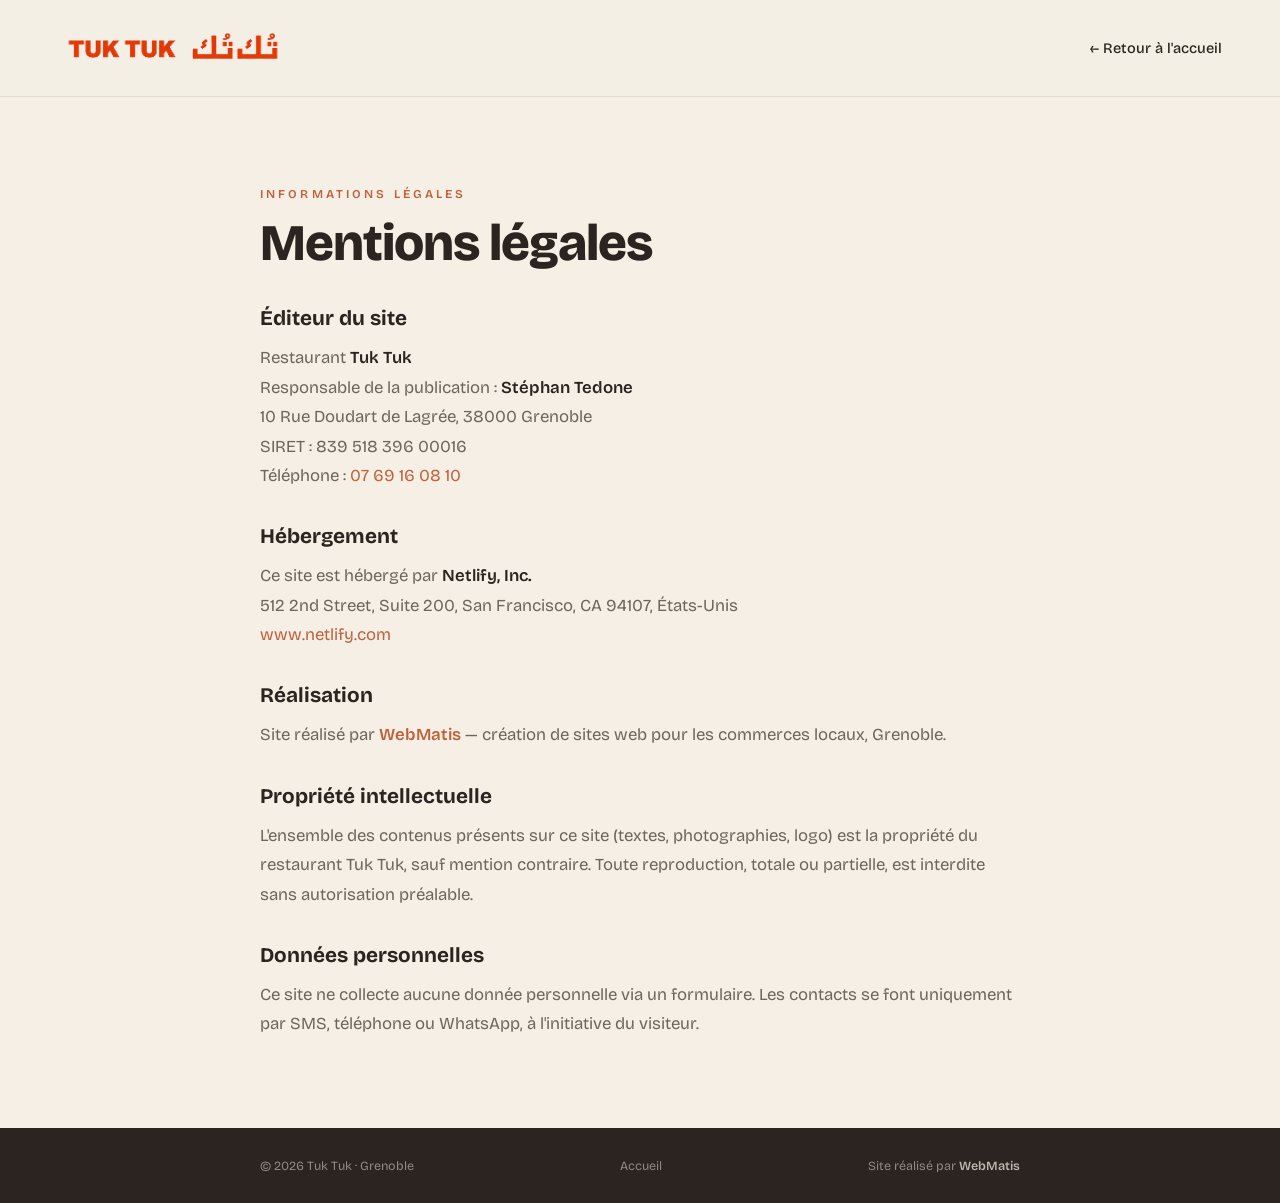
<file: mentions-legales.html>
<!DOCTYPE html>
<html lang="fr">
<head>
<meta charset="utf-8">
<meta name="viewport" content="width=device-width, initial-scale=1">
<title>Mentions légales — Tuk Tuk Grenoble</title>
<meta name="description" content="Mentions légales du restaurant Tuk Tuk, Grenoble.">
<meta name="robots" content="noindex">
<link rel="preconnect" href="https://fonts.googleapis.com">
<link rel="preconnect" href="https://fonts.gstatic.com" crossorigin>
<link href="https://fonts.googleapis.com/css2?family=Bricolage+Grotesque:opsz,wght@12..96,400;12..96,500;12..96,600;12..96,700;12..96,800&display=swap" rel="stylesheet">
<link rel="stylesheet" href="style.css">
</head>
<body>
<div id="root" style="--bg:#f5efe6;--bg-2:#efe7da;--surface:#fbf8f1;--ink:#2b2420;--ink-2:#6f655c;--line:#e4dacb;--accent:#c0613a;--accent-2:#a44e2c;--accent-ink:#fdf6ef;--accent-soft:#efd9c8;--nav-bg:rgba(245,239,230,.82);background:var(--bg);color:var(--ink);font-family:'Bricolage Grotesque',system-ui,sans-serif;-webkit-font-smoothing:antialiased;overflow-x:clip;min-height:100vh;display:flex;flex-direction:column;">

  <!-- NAV simplifiée -->
  <nav style="display:flex;align-items:center;justify-content:space-between;gap:16px;padding:9px clamp(18px,5vw,56px);background:var(--nav-bg);border-bottom:1px solid var(--line);">
    <a href="index.html" aria-label="Tuk Tuk" style="display:flex;align-items:center;gap:12px;text-decoration:none;">
      <img src="assets/logo.png" alt="Tuk Tuk" style="display:block;height:78px;width:auto;">
    </a>
    <a href="index.html" class="link-underline" style="font-size:14.5px;font-weight:500;">← Retour à l'accueil</a>
  </nav>

  <main style="flex:1;padding:clamp(48px,7vw,90px) clamp(18px,5vw,56px);">
    <div style="max-width:760px;margin:0 auto;">
      <div style="font-size:12px;font-weight:600;letter-spacing:.26em;text-transform:uppercase;color:var(--accent);margin-bottom:16px;">Informations légales</div>
      <h1 style="font-family:'Bricolage Grotesque',sans-serif;font-weight:800;letter-spacing:-.02em;font-size:clamp(2.1rem,5vw,3.2rem);line-height:1.05;margin:0 0 36px;color:var(--ink);">Mentions légales</h1>

      <section style="margin-bottom:34px;">
        <h2 style="font-family:'Bricolage Grotesque',sans-serif;font-weight:700;font-size:1.3rem;margin:0 0 12px;color:var(--ink);">Éditeur du site</h2>
        <p style="font-size:1.05rem;line-height:1.75;color:var(--ink-2);margin:0;">
          Restaurant <strong style="color:var(--ink);font-weight:600;">Tuk Tuk</strong><br>
          Responsable de la publication : <strong style="color:var(--ink);font-weight:600;">Stéphan Tedone</strong><br>
          10 Rue Doudart de Lagrée, 38000 Grenoble<br>
          SIRET : 839 518 396 00016<br>
          Téléphone : <a href="tel:0769160810" style="color:var(--accent);text-decoration:none;">07 69 16 08 10</a>
        </p>
      </section>

      <section style="margin-bottom:34px;">
        <h2 style="font-family:'Bricolage Grotesque',sans-serif;font-weight:700;font-size:1.3rem;margin:0 0 12px;color:var(--ink);">Hébergement</h2>
        <p style="font-size:1.05rem;line-height:1.75;color:var(--ink-2);margin:0;">
          Ce site est hébergé par <strong style="color:var(--ink);font-weight:600;">Netlify, Inc.</strong><br>
          512 2nd Street, Suite 200, San Francisco, CA 94107, États-Unis<br>
          <a href="https://www.netlify.com" target="_blank" rel="noopener" style="color:var(--accent);text-decoration:none;">www.netlify.com</a>
        </p>
      </section>

      <section style="margin-bottom:34px;">
        <h2 style="font-family:'Bricolage Grotesque',sans-serif;font-weight:700;font-size:1.3rem;margin:0 0 12px;color:var(--ink);">Réalisation</h2>
        <p style="font-size:1.05rem;line-height:1.75;color:var(--ink-2);margin:0;">
          Site réalisé par <a href="https://webmatis.fr" target="_blank" rel="noopener" style="color:var(--accent);text-decoration:none;font-weight:600;">WebMatis</a> — création de sites web pour les commerces locaux, Grenoble.
        </p>
      </section>

      <section style="margin-bottom:34px;">
        <h2 style="font-family:'Bricolage Grotesque',sans-serif;font-weight:700;font-size:1.3rem;margin:0 0 12px;color:var(--ink);">Propriété intellectuelle</h2>
        <p style="font-size:1.05rem;line-height:1.75;color:var(--ink-2);margin:0;">
          L'ensemble des contenus présents sur ce site (textes, photographies, logo) est la propriété du restaurant Tuk Tuk, sauf mention contraire. Toute reproduction, totale ou partielle, est interdite sans autorisation préalable.
        </p>
      </section>

      <section style="margin-bottom:0;">
        <h2 style="font-family:'Bricolage Grotesque',sans-serif;font-weight:700;font-size:1.3rem;margin:0 0 12px;color:var(--ink);">Données personnelles</h2>
        <p style="font-size:1.05rem;line-height:1.75;color:var(--ink-2);margin:0;">
          Ce site ne collecte aucune donnée personnelle via un formulaire. Les contacts se font uniquement par SMS, téléphone ou WhatsApp, à l'initiative du visiteur.
        </p>
      </section>
    </div>
  </main>

  <footer style="background:var(--ink);color:var(--bg);padding:30px clamp(18px,5vw,56px);">
    <div style="max-width:760px;margin:0 auto;display:flex;flex-wrap:wrap;gap:10px;justify-content:space-between;font-size:12.5px;color:rgba(245,239,230,.5);">
      <span>© 2026 Tuk Tuk · Grenoble</span>
      <a href="index.html" class="footer-link" style="color:rgba(245,239,230,.5);">Accueil</a>
      <span>Site réalisé par <a href="https://webmatis.fr" target="_blank" rel="noopener" class="footer-link" style="color:rgba(245,239,230,.72);font-weight:600;">WebMatis</a></span>
    </div>
  </footer>

</div>
</body>
</html>
</file>
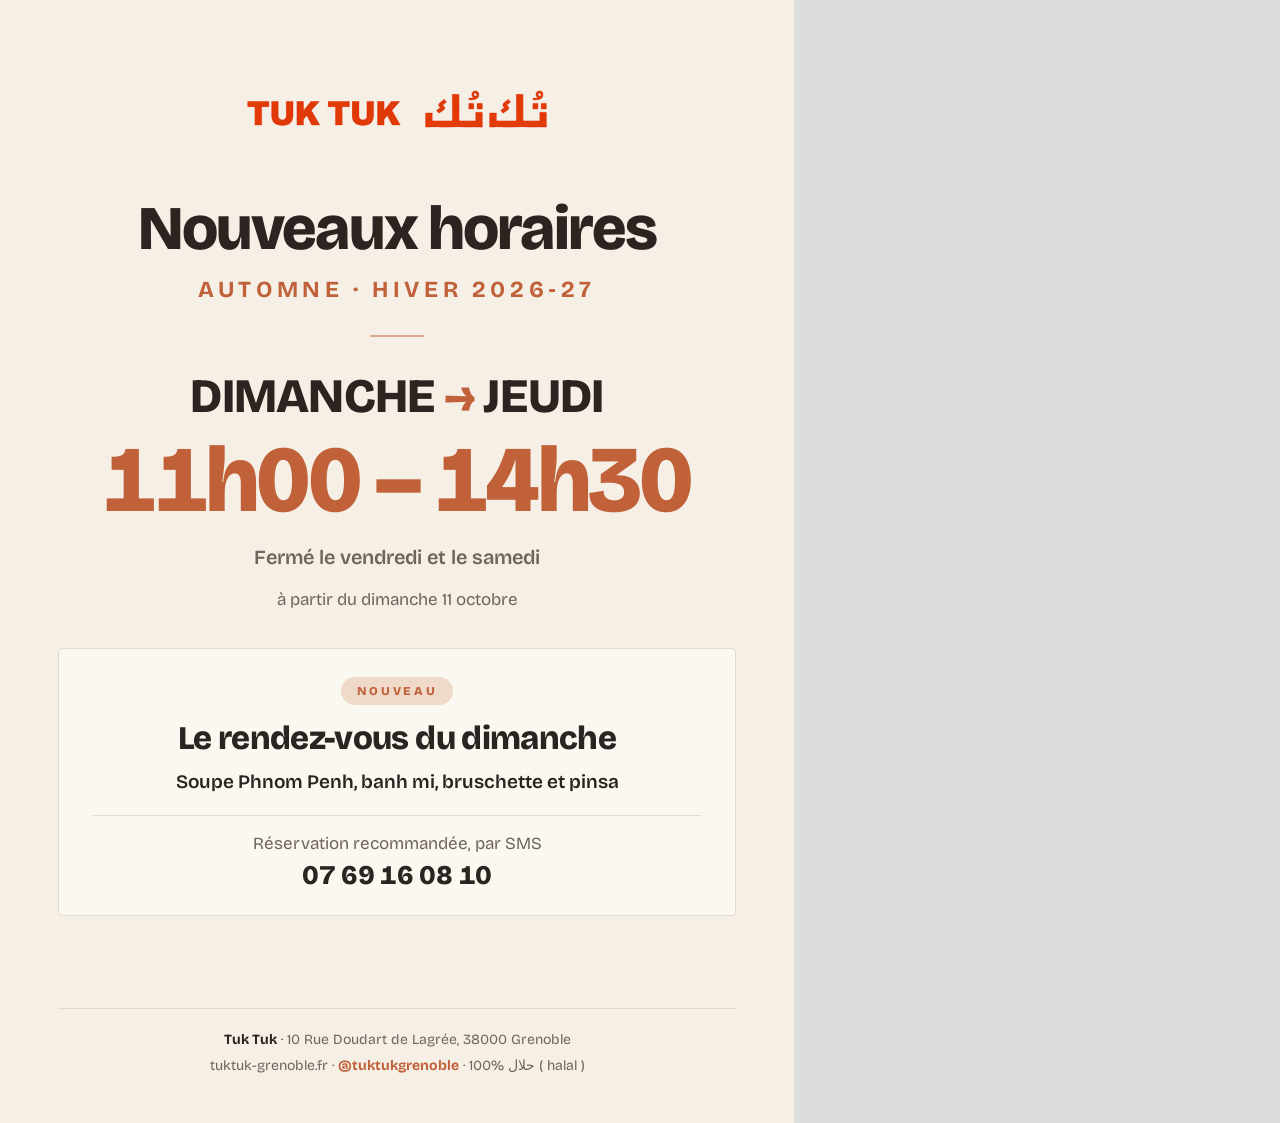
<file: affiches/affiche-horaires-a4.html>
<!DOCTYPE html>
<html lang="fr">
<head>
<meta charset="utf-8">
<title>Affiche nouveaux horaires Tuk Tuk - A4</title>
<link rel="preconnect" href="https://fonts.googleapis.com">
<link rel="preconnect" href="https://fonts.gstatic.com" crossorigin>
<link href="https://fonts.googleapis.com/css2?family=Bricolage+Grotesque:opsz,wght@12..96,400;12..96,500;12..96,600;12..96,700;12..96,800&display=swap" rel="stylesheet">
<style>
  :root{
    --bg:#f5efe6;--surface:#fbf8f1;--ink:#2b2420;--ink-2:#6f655c;
    --line:#e4dacb;--accent:#c0613a;--accent-ink:#fdf6ef;--accent-soft:#efd9c8;
  }
  *{box-sizing:border-box;margin:0;padding:0;}
  body{font-family:'Bricolage Grotesque',sans-serif;background:#ddd;}
  @page{size:A4 portrait;margin:0;}
  @media print{body{background:none;}}
  .page{
    width:794px;height:1123px;background:var(--bg);color:var(--ink);
    position:relative;overflow:hidden;
    padding:56px 58px 44px;display:flex;flex-direction:column;align-items:center;text-align:center;
  }

  /* Un seul bloc crie : les heures. Tout le reste se tait autour. */
  .title{font-size:62px;font-weight:800;letter-spacing:-.03em;line-height:1;}
  .season{font-size:23px;font-weight:700;letter-spacing:.2em;text-transform:uppercase;color:var(--accent);}
  .rule{width:54px;height:2px;background:var(--accent);opacity:.5;}
  .days{font-size:48px;font-weight:800;letter-spacing:-.015em;line-height:1.05;}
  .hours{font-size:94px;white-space:nowrap;font-weight:800;letter-spacing:-.035em;line-height:1;color:var(--accent);font-feature-settings:'tnum';}
  .closed{font-size:20px;font-weight:600;color:var(--ink-2);}
  .from{font-size:17px;color:var(--ink-2);}

  .sunday{
    width:100%;background:var(--surface);border:1.5px solid var(--line);border-radius:4px;
    padding:28px 34px 24px;
  }
  .tag{
    display:inline-block;background:var(--accent-soft);color:var(--accent);
    font-size:12px;font-weight:800;letter-spacing:.22em;text-transform:uppercase;
    padding:7px 16px;border-radius:30px;margin-bottom:15px;
  }
  .sunday h2{font-size:33px;font-weight:800;letter-spacing:-.02em;line-height:1.1;margin-bottom:11px;}
  .dish{font-size:19px;font-weight:600;color:var(--ink);line-height:1.45;margin-bottom:8px;}
  .punch{font-size:17px;color:var(--ink-2);line-height:1.5;}
  .resa{
    border-top:1px solid var(--line);margin-top:20px;padding-top:17px;
    font-size:17px;color:var(--ink-2);
  }
  .resa strong{font-size:27px;font-weight:800;color:var(--ink);letter-spacing:-.01em;font-feature-settings:'tnum';display:block;margin-top:5px;}

  .foot{
    width:100%;border-top:1px solid var(--line);padding-top:18px;
    font-size:14px;line-height:1.85;color:var(--ink-2);
  }
  .spacer{flex:1;}
</style>
</head>
<body>

<div class="page">

  <img src="../assets/logo.png" alt="Tuk Tuk" style="height:112px;width:auto;display:block;margin-bottom:30px;">

  <h1 class="title" style="margin-bottom:16px;">Nouveaux horaires</h1>
  <div class="season" style="margin-bottom:32px;">Automne &middot; Hiver 2026&#8209;27</div>

  <div class="rule" style="margin-bottom:34px;"></div>

  <div class="days" style="margin-bottom:12px;">DIMANCHE <span style="color:var(--accent);">&rarr;</span> JEUDI</div>
  <div class="hours" style="margin-bottom:18px;">11h00 &ndash; 14h30</div>
  <div class="closed" style="margin-bottom:20px;">Fermé le vendredi et le samedi</div>
  <div class="from" style="margin-bottom:38px;">à partir du dimanche 11 octobre</div>

  <div class="sunday">
    <span class="tag">Nouveau</span>
    <h2>Le rendez-vous du dimanche</h2>
    <div class="dish">Soupe Phnom Penh, banh mi, bruschette et pinsa</div>
    <div class="resa">
      Réservation recommandée, par SMS
      <strong>07 69 16 08 10</strong>
    </div>
  </div>

  <div class="spacer"></div>

  <div class="foot">
    <div><strong style="color:var(--ink);font-weight:700;">Tuk&nbsp;Tuk</strong> &middot; 10 Rue Doudart de Lagrée, 38000 Grenoble</div>
    <div>tuktuk-grenoble.fr &middot; <strong style="color:var(--accent);">@tuktukgrenoble</strong> &middot; 100% حلال ( halal )</div>
  </div>

</div>
</body>
</html>
</file>
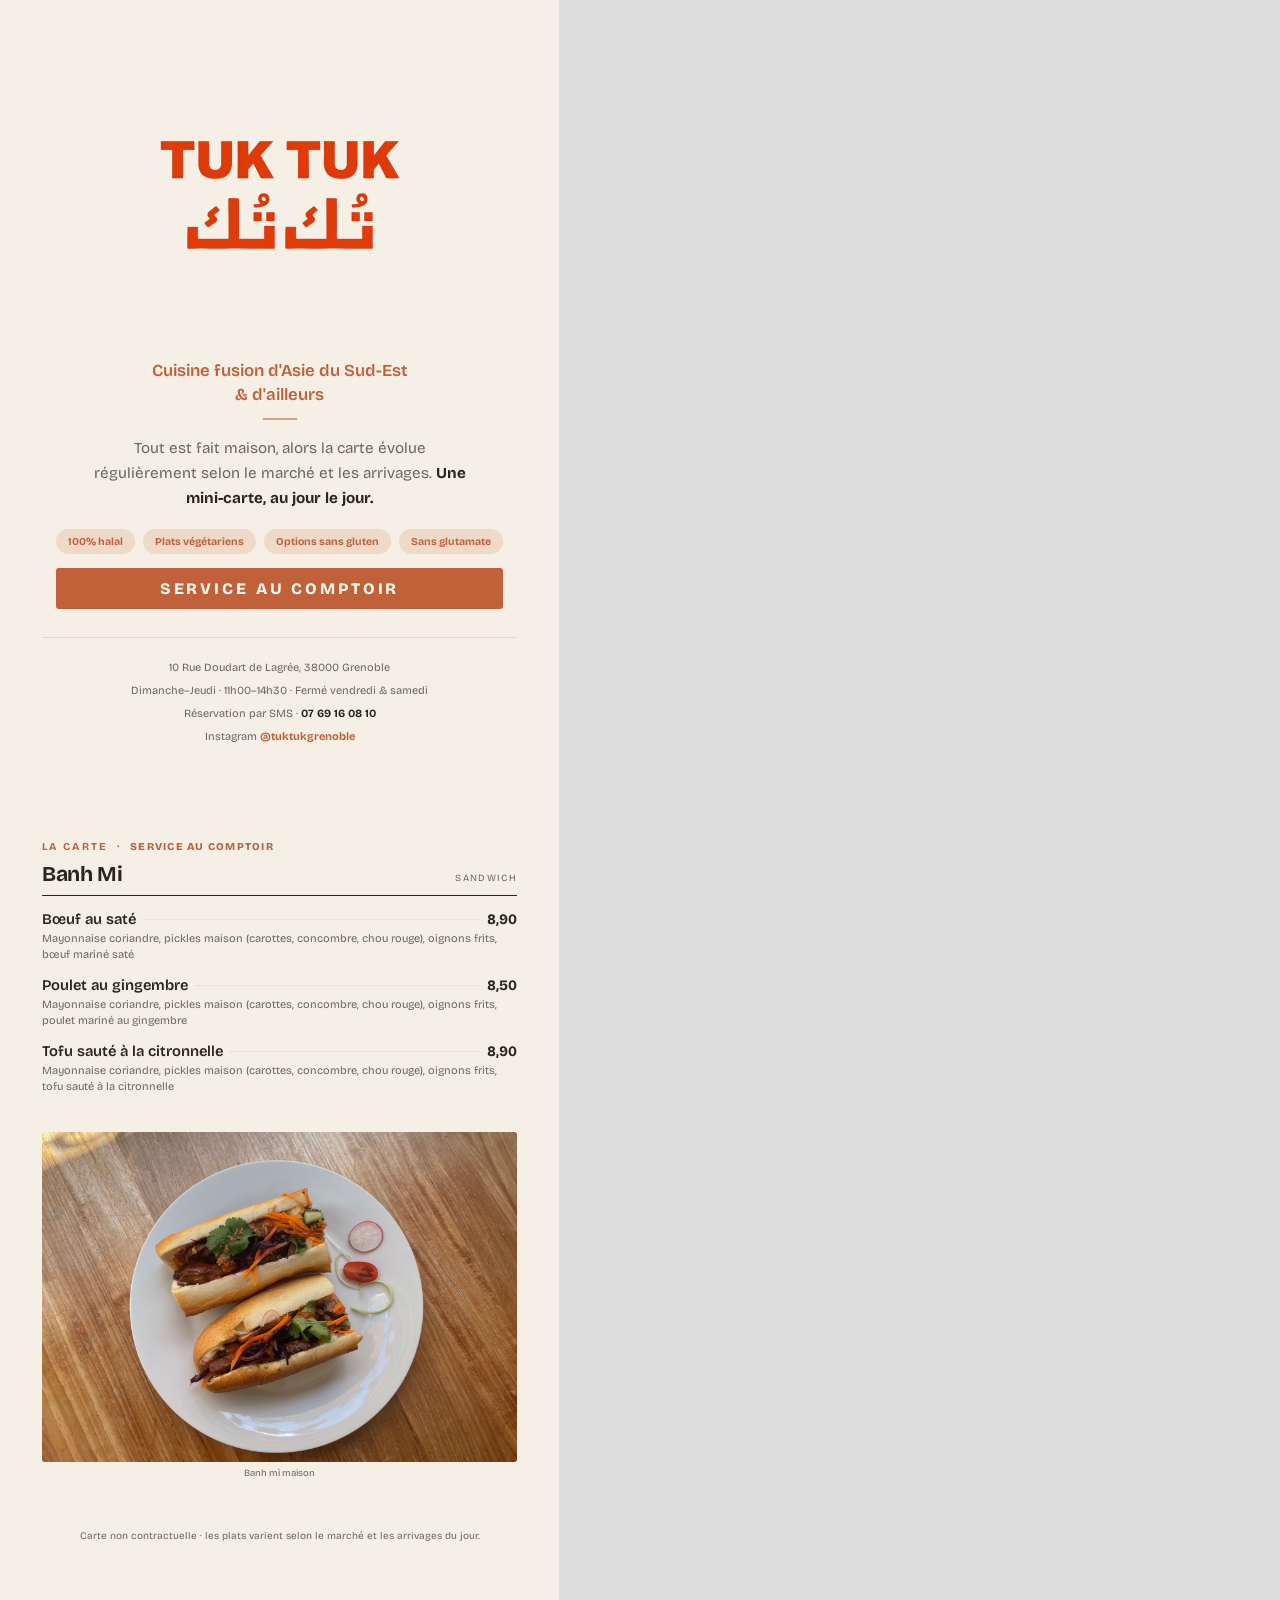
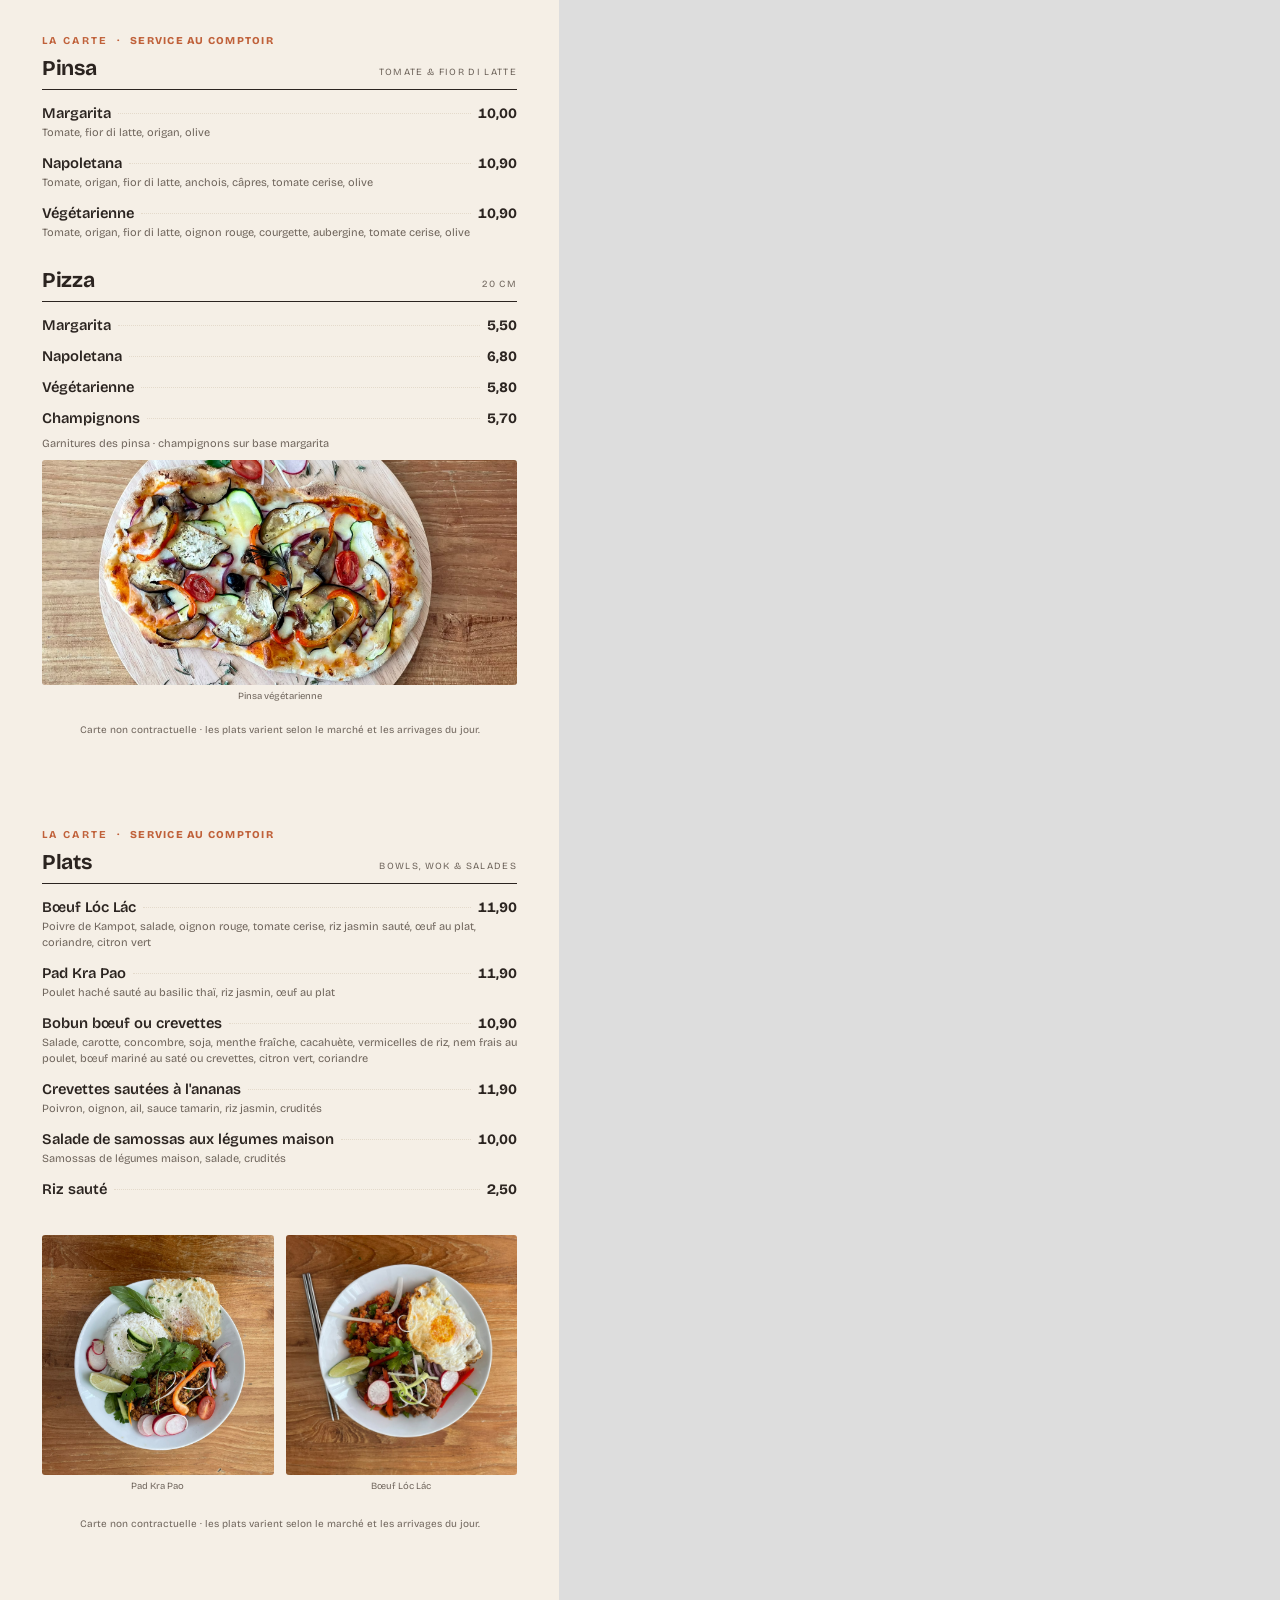
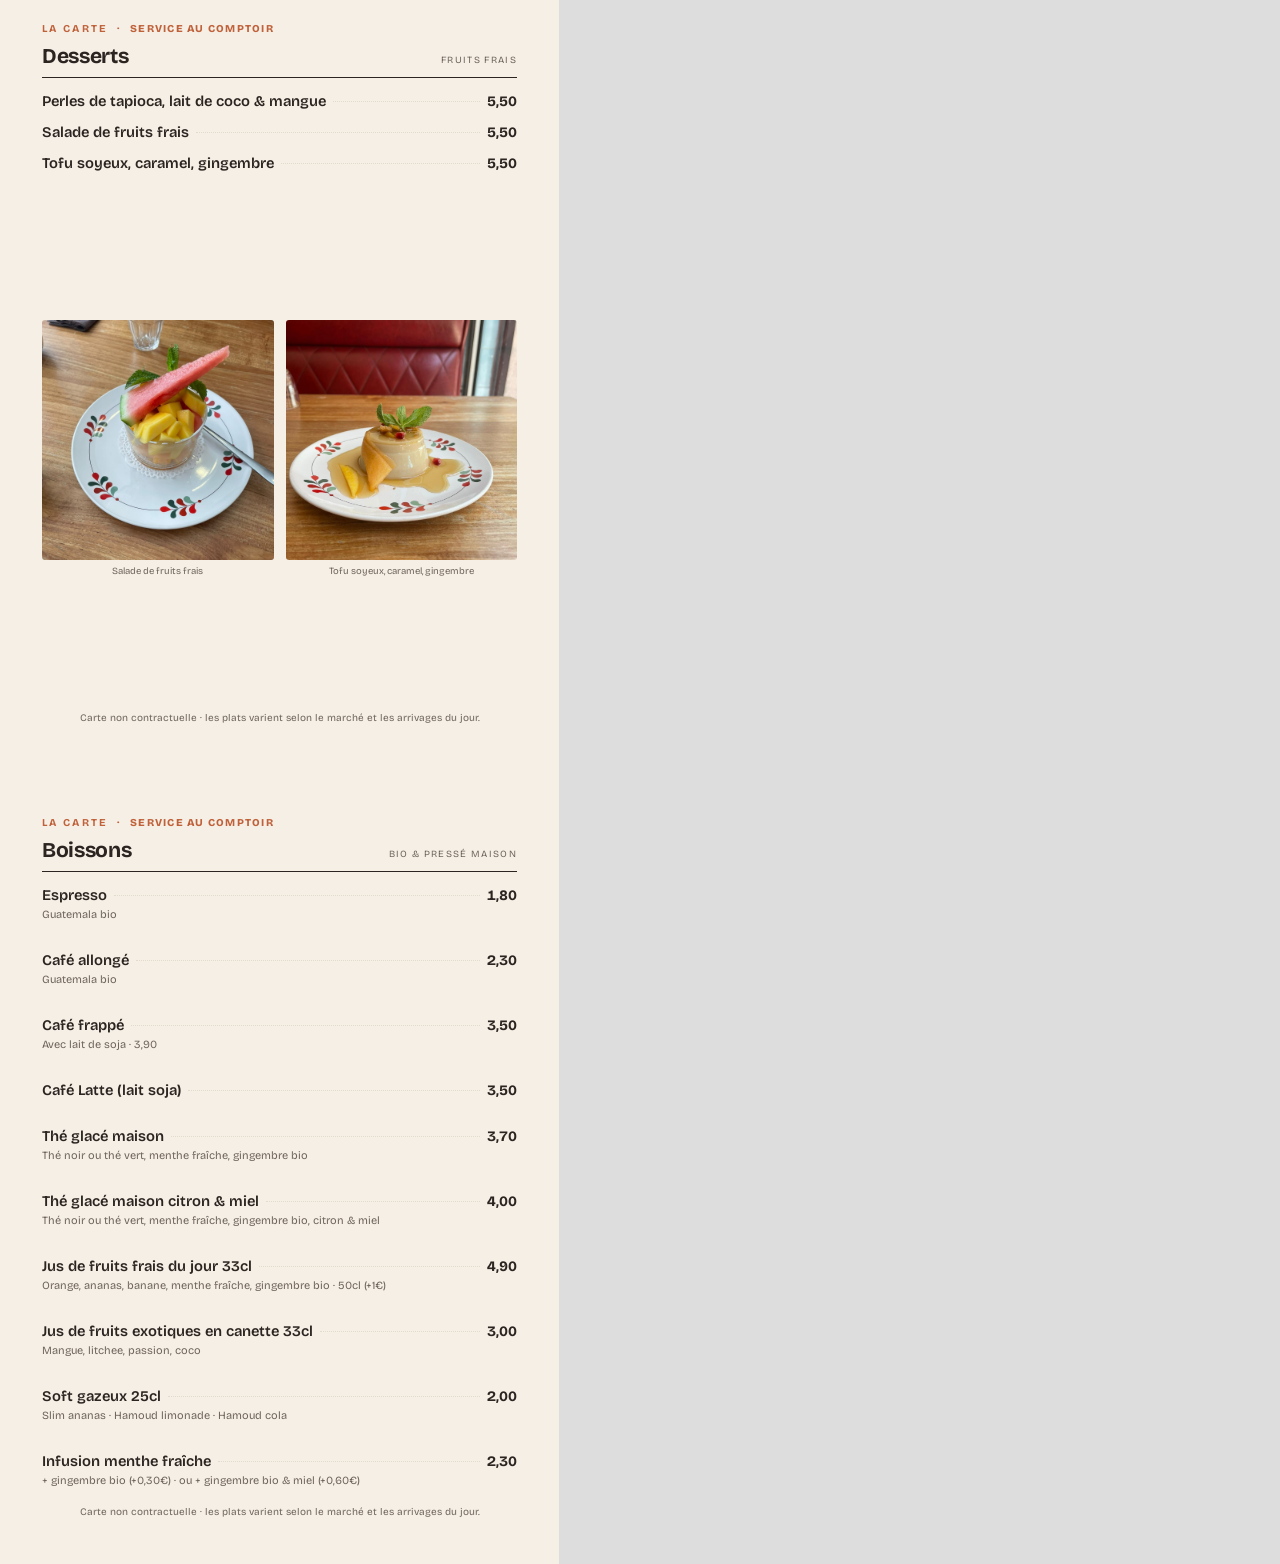
<file: menu-papier/carte-a5.html>
<!DOCTYPE html>
<html lang="fr">
<head>
<meta charset="utf-8">
<title>Carte Tuk Tuk - A5</title>
<link rel="preconnect" href="https://fonts.googleapis.com">
<link rel="preconnect" href="https://fonts.gstatic.com" crossorigin>
<link href="https://fonts.googleapis.com/css2?family=Bricolage+Grotesque:opsz,wght@12..96,400;12..96,500;12..96,600;12..96,700;12..96,800&display=swap" rel="stylesheet">
<style>
  :root{
    --bg:#f5efe6;--bg-2:#efe7da;--surface:#fbf8f1;--ink:#2b2420;--ink-2:#6f655c;
    --line:#e4dacb;--accent:#c0613a;--accent-2:#a44e2c;--accent-ink:#fdf6ef;--accent-soft:#efd9c8;
  }
  *{box-sizing:border-box;margin:0;padding:0;}
  body{font-family:'Bricolage Grotesque',sans-serif;background:#ddd;}
  @page{size:A5 portrait;margin:0;}
  @media print{body{background:none;}}
  .page{
    width:559px;height:794px;background:var(--bg);color:var(--ink);
    position:relative;overflow:hidden;page-break-after:always;
    padding:46px 42px;display:flex;flex-direction:column;
  }
  .kicker{font-size:10.5px;font-weight:700;letter-spacing:.22em;text-transform:uppercase;color:var(--accent);margin-bottom:8px;}
  .cat-head{display:flex;align-items:baseline;justify-content:space-between;gap:10px;margin-bottom:14px;border-bottom:1.5px solid var(--ink);padding-bottom:8px;}
  .cat-head h2{font-size:1.32rem;font-weight:700;letter-spacing:-.015em;}
  .cat-sub{font-size:9.5px;letter-spacing:.14em;text-transform:uppercase;color:var(--ink-2);}
  .items{display:flex;flex-direction:column;gap:13px;}
  .item-row{display:flex;align-items:baseline;gap:7px;}
  .item-name{font-weight:600;font-size:.92rem;}
  .item-dots{flex:1;border-bottom:1.5px dotted var(--line);transform:translateY(-4px);}
  .item-price{font-weight:700;font-size:.9rem;font-feature-settings:'tnum';white-space:nowrap;}
  .item-desc{font-size:11px;color:var(--ink-2);margin-top:3px;line-height:1.45;}
  .section-block{margin-bottom:26px;}
  .badge{display:inline-flex;align-items:center;gap:6px;font-size:10.5px;font-weight:700;color:var(--accent);background:var(--accent-soft);border-radius:30px;padding:6px 12px;}
  .footnote{font-size:10px;color:var(--ink-2);text-align:center;margin-top:auto;padding-top:14px;}
  .photos-row{display:flex;gap:12px;margin-top:auto;margin-bottom:0;}
  .photo-slot{flex:1;text-align:center;}
  .photo-slot img{display:block;width:100%;object-fit:cover;object-position:center;border-radius:3px;}
  .photo-slot .photo-label{font-size:9.5px;color:var(--ink-2);margin-top:5px;}
  .photo-placeholder{width:100%;background:var(--accent-soft);border-radius:3px;display:flex;align-items:center;justify-content:center;border:1.5px dashed var(--line);}
  .photo-placeholder span{font-size:9px;font-weight:600;letter-spacing:.1em;text-transform:uppercase;color:var(--ink-2);}
</style>
</head>
<body>

<!-- PAGE 1 : COUVERTURE -->
<div class="page" id="p1" style="align-items:center;text-align:center;justify-content:center;gap:28px;">
  <div style="display:flex;flex-direction:column;align-items:center;">
    <img src="../assets/logo-carre.png" alt="Tuk Tuk" style="width:300px;height:300px;object-fit:contain;margin-bottom:14px;">
    <div style="font-size:1.05rem;color:var(--accent);font-weight:600;margin-bottom:12px;line-height:1.4;">Cuisine fusion d'Asie du Sud-Est<br>&amp; d'ailleurs</div>
    <div style="width:34px;height:1.5px;background:var(--accent);opacity:.55;margin:0 0 16px;"></div>
    <p style="font-size:.95rem;color:var(--ink-2);line-height:1.65;max-width:380px;margin-bottom:18px;">Tout est fait maison, alors la carte évolue régulièrement selon le marché et les arrivages. <strong style="color:var(--ink);">Une mini-carte, au jour le jour.</strong></p>
    <div style="display:flex;gap:8px;flex-wrap:wrap;justify-content:center;margin-bottom:14px;">
      <span class="badge">100% halal</span>
      <span class="badge">Plats végétariens</span>
      <span class="badge">Options sans gluten</span>
      <span class="badge">Sans glutamate</span>
    </div>
    <div style="width:100%;background:var(--accent);color:var(--accent-ink);padding:11px 18px;border-radius:3px;font-size:1rem;font-weight:800;letter-spacing:.18em;text-transform:uppercase;">
      SERVICE AU COMPTOIR
    </div>
  </div>
  <div style="width:100%;text-align:center;font-size:11px;color:var(--ink-2);line-height:2.1;border-top:1px solid var(--line);padding-top:18px;">
    <div>10 Rue Doudart de Lagrée, 38000 Grenoble</div>
    <div>Dimanche–Jeudi · 11h00–14h30 · Fermé vendredi &amp; samedi</div>
    <div>Réservation par SMS · <strong style="color:var(--ink);">07 69 16 08 10</strong></div>
    <div>Instagram <strong style="color:var(--accent);">@tuktukgrenoble</strong></div>
  </div>
</div>

<!-- PAGE 2 : BANH MI -->
<div class="page" id="p2">
  <div class="kicker">La carte &nbsp;·&nbsp; <span style="color:var(--accent);font-weight:800;letter-spacing:.12em;">SERVICE AU COMPTOIR</span></div>
  <div class="section-block" style="margin-bottom:0;">
    <div class="cat-head"><h2>Banh Mi</h2><span class="cat-sub">Sandwich</span></div>
    <div class="items">
      <div>
        <div class="item-row"><span class="item-name">Bœuf au saté</span><span class="item-dots"></span><span class="item-price">8,90</span></div>
        <div class="item-desc">Mayonnaise coriandre, pickles maison (carottes, concombre, chou rouge), oignons frits, bœuf mariné saté</div>
      </div>
      <div>
        <div class="item-row"><span class="item-name">Poulet au gingembre</span><span class="item-dots"></span><span class="item-price">8,50</span></div>
        <div class="item-desc">Mayonnaise coriandre, pickles maison (carottes, concombre, chou rouge), oignons frits, poulet mariné au gingembre</div>
      </div>
      <div>
        <div class="item-row"><span class="item-name">Tofu sauté à la citronnelle</span><span class="item-dots"></span><span class="item-price">8,90</span></div>
        <div class="item-desc">Mayonnaise coriandre, pickles maison (carottes, concombre, chou rouge), oignons frits, tofu sauté à la citronnelle</div>
      </div>
    </div>
  </div>
  <div class="photos-row">
    <div class="photo-slot">
      <img src="../assets/galerie/photo-banh-mi.jpg" alt="Banh mì maison" style="height:330px;object-position:center 57%;">
      <div class="photo-label">Banh mì maison</div>
    </div>
  </div>
  <div class="footnote">Carte non contractuelle · les plats varient selon le marché et les arrivages du jour.</div>
</div>

<!-- PAGE 3 : PINSA + PIZZA -->
<div class="page" id="p3">
  <div class="kicker">La carte &nbsp;·&nbsp; <span style="color:var(--accent);font-weight:800;letter-spacing:.12em;">SERVICE AU COMPTOIR</span></div>
  <div class="section-block">
    <div class="cat-head"><h2>Pinsa</h2><span class="cat-sub">Tomate &amp; fior di latte</span></div>
    <div class="items">
      <div>
        <div class="item-row"><span class="item-name">Margarita</span><span class="item-dots"></span><span class="item-price">10,00</span></div>
        <div class="item-desc">Tomate, fior di latte, origan, olive</div>
      </div>
      <div>
        <div class="item-row"><span class="item-name">Napoletana</span><span class="item-dots"></span><span class="item-price">10,90</span></div>
        <div class="item-desc">Tomate, origan, fior di latte, anchois, câpres, tomate cerise, olive</div>
      </div>
      <div>
        <div class="item-row"><span class="item-name">Végétarienne</span><span class="item-dots"></span><span class="item-price">10,90</span></div>
        <div class="item-desc">Tomate, origan, fior di latte, oignon rouge, courgette, aubergine, tomate cerise, olive</div>
      </div>
    </div>
  </div>
  <div class="section-block" style="margin-bottom:0;">
    <div class="cat-head"><h2>Pizza</h2><span class="cat-sub">20 cm</span></div>
    <div class="items">
      <div class="item-row"><span class="item-name">Margarita</span><span class="item-dots"></span><span class="item-price">5,50</span></div>
      <div class="item-row"><span class="item-name">Napoletana</span><span class="item-dots"></span><span class="item-price">6,80</span></div>
      <div class="item-row"><span class="item-name">Végétarienne</span><span class="item-dots"></span><span class="item-price">5,80</span></div>
      <div class="item-row"><span class="item-name">Champignons</span><span class="item-dots"></span><span class="item-price">5,70</span></div>
    </div>
    <div class="item-desc" style="margin-top:9px;">Garnitures des pinsa · champignons sur base margarita</div>
  </div>
  <div class="photos-row">
    <div class="photo-slot">
      <img src="../assets/galerie/photo-pinsa-vegetarienne.jpg" alt="Pinsa végétarienne maison" style="height:225px;object-position:center 50%;">
      <div class="photo-label">Pinsa végétarienne</div>
    </div>
  </div>
  <div class="footnote">Carte non contractuelle · les plats varient selon le marché et les arrivages du jour.</div>
</div>

<!-- PAGE 3 : PIZZA + PLATS -->
<div class="page" id="p4">
  <div class="kicker">La carte &nbsp;·&nbsp; <span style="color:var(--accent);font-weight:800;letter-spacing:.12em;">SERVICE AU COMPTOIR</span></div>
  <div class="section-block">
    <div class="cat-head"><h2>Plats</h2><span class="cat-sub">Bowls, wok &amp; salades</span></div>
    <div class="items">
      <div>
        <div class="item-row"><span class="item-name">Bœuf Lóc Lác</span><span class="item-dots"></span><span class="item-price">11,90</span></div>
        <div class="item-desc">Poivre de Kampot, salade, oignon rouge, tomate cerise, riz jasmin sauté, œuf au plat, coriandre, citron vert</div>
      </div>
      <div>
        <div class="item-row"><span class="item-name">Pad Kra Pao</span><span class="item-dots"></span><span class="item-price">11,90</span></div>
        <div class="item-desc">Poulet haché sauté au basilic thaï, riz jasmin, œuf au plat</div>
      </div>
      <div>
        <div class="item-row"><span class="item-name">Bobun bœuf ou crevettes</span><span class="item-dots"></span><span class="item-price">10,90</span></div>
        <div class="item-desc">Salade, carotte, concombre, soja, menthe fraîche, cacahuète, vermicelles de riz, nem frais au poulet, bœuf mariné au saté ou crevettes, citron vert, coriandre</div>
      </div>
      <div>
        <div class="item-row"><span class="item-name">Crevettes sautées à l'ananas</span><span class="item-dots"></span><span class="item-price">11,90</span></div>
        <div class="item-desc">Poivron, oignon, ail, sauce tamarin, riz jasmin, crudités</div>
      </div>
      <div>
        <div class="item-row"><span class="item-name">Salade de samossas aux légumes maison</span><span class="item-dots"></span><span class="item-price">10,00</span></div>
        <div class="item-desc">Samossas de légumes maison, salade, crudités</div>
      </div>
      <div class="item-row"><span class="item-name">Riz sauté</span><span class="item-dots"></span><span class="item-price">2,50</span></div>
    </div>
  </div>
  <div class="photos-row">
    <div class="photo-slot">
      <img src="../assets/galerie/photo-pad-kra-pao.jpg" alt="Pad Kra Pao" style="height:240px;object-position:center 50%;">
      <div class="photo-label">Pad Kra Pao</div>
    </div>
    <div class="photo-slot">
      <img src="../assets/galerie/photo-loclac.jpg" alt="Bœuf Lóc Lác" style="height:240px;object-position:center 46%;">
      <div class="photo-label">Bœuf Lóc Lác</div>
    </div>
  </div>
  <div class="footnote">Carte non contractuelle · les plats varient selon le marché et les arrivages du jour.</div>
</div>

<!-- PAGE 5 : DESSERTS -->
<div class="page" id="p5">
  <div class="kicker">La carte &nbsp;·&nbsp; <span style="color:var(--accent);font-weight:800;letter-spacing:.12em;">SERVICE AU COMPTOIR</span></div>
  <div class="section-block">
    <div class="cat-head"><h2>Desserts</h2><span class="cat-sub">Fruits frais</span></div>
    <div class="items">
      <div class="item-row"><span class="item-name">Perles de tapioca, lait de coco &amp; mangue</span><span class="item-dots"></span><span class="item-price">5,50</span></div>
      <div class="item-row"><span class="item-name">Salade de fruits frais</span><span class="item-dots"></span><span class="item-price">5,50</span></div>
      <div class="item-row"><span class="item-name">Tofu soyeux, caramel, gingembre</span><span class="item-dots"></span><span class="item-price">5,50</span></div>
    </div>
  </div>
  <div class="photos-row" style="margin-top:auto;">
    <div class="photo-slot">
      <img src="../assets/dessert-coco.jpg" alt="Salade de fruits frais" style="height:240px;">
      <div class="photo-label">Salade de fruits frais</div>
    </div>
    <div class="photo-slot">
      <img src="../assets/desserts-tofu.jpg" alt="Tofu soyeux caramel gingembre" style="height:240px;">
      <div class="photo-label">Tofu soyeux, caramel, gingembre</div>
    </div>
  </div>
  <div class="footnote">Carte non contractuelle · les plats varient selon le marché et les arrivages du jour.</div>
</div>

<!-- PAGE 6 : BOISSONS -->
<div class="page" id="p6">
  <div class="kicker">La carte &nbsp;·&nbsp; <span style="color:var(--accent);font-weight:800;letter-spacing:.12em;">SERVICE AU COMPTOIR</span></div>
  <div class="cat-head"><h2>Boissons</h2><span class="cat-sub">Bio &amp; pressé maison</span></div>
  <div class="items" style="gap:28px;">
    <div>
      <div class="item-row"><span class="item-name">Espresso</span><span class="item-dots"></span><span class="item-price">1,80</span></div>
      <div class="item-desc">Guatemala bio</div>
    </div>
    <div>
      <div class="item-row"><span class="item-name">Café allongé</span><span class="item-dots"></span><span class="item-price">2,30</span></div>
      <div class="item-desc">Guatemala bio</div>
    </div>
    <div>
      <div class="item-row"><span class="item-name">Café frappé</span><span class="item-dots"></span><span class="item-price">3,50</span></div>
      <div class="item-desc">Avec lait de soja &middot; 3,90</div>
    </div>
    <div class="item-row"><span class="item-name">Café Latte (lait soja)</span><span class="item-dots"></span><span class="item-price">3,50</span></div>
    <div>
      <div class="item-row"><span class="item-name">Thé glacé maison</span><span class="item-dots"></span><span class="item-price">3,70</span></div>
      <div class="item-desc">Thé noir ou thé vert, menthe fraîche, gingembre bio</div>
    </div>
    <div>
      <div class="item-row"><span class="item-name">Thé glacé maison citron &amp; miel</span><span class="item-dots"></span><span class="item-price">4,00</span></div>
      <div class="item-desc">Thé noir ou thé vert, menthe fraîche, gingembre bio, citron &amp; miel</div>
    </div>
    <div>
      <div class="item-row"><span class="item-name">Jus de fruits frais du jour 33cl</span><span class="item-dots"></span><span class="item-price">4,90</span></div>
      <div class="item-desc">Orange, ananas, banane, menthe fraîche, gingembre bio · 50cl (+1€)</div>
    </div>
    <div>
      <div class="item-row"><span class="item-name">Jus de fruits exotiques en canette 33cl</span><span class="item-dots"></span><span class="item-price">3,00</span></div>
      <div class="item-desc">Mangue, litchee, passion, coco</div>
    </div>
    <div>
      <div class="item-row"><span class="item-name">Soft gazeux 25cl</span><span class="item-dots"></span><span class="item-price">2,00</span></div>
      <div class="item-desc">Slim ananas · Hamoud limonade · Hamoud cola</div>
    </div>
    <div>
      <div class="item-row"><span class="item-name">Infusion menthe fraîche</span><span class="item-dots"></span><span class="item-price">2,30</span></div>
      <div class="item-desc">+ gingembre bio (+0,30€) · ou + gingembre bio &amp; miel (+0,60€)</div>
    </div>
  </div>
  <div class="footnote">Carte non contractuelle · les plats varient selon le marché et les arrivages du jour.</div>
</div>

<script>
  // Mode "story Instagram" : ?only=p2 isole une page, ?merge=p4,p5 fusionne des pages,
  // sur un canevas 9:16 crème (540x960). Sans paramètre, le rendu print reste identique.
  const params = new URLSearchParams(location.search);
  // Vérification print : ?ponly=p2 isole une page telle qu'elle sera imprimée (sans habillage story).
  const ponly = params.get('ponly');
  if (ponly) document.querySelectorAll('.page').forEach(el => { if (el.id !== ponly) el.style.display = 'none'; });
  const target = ponly ? null : (params.get('merge') || params.get('only'));
  if (target) {
    const ids = target.split(',');
    const pg = document.getElementById(ids[0]);
    // Fusion : les sections des pages suivantes rejoignent la première.
    if (pg && ids.length > 1) {
      const fnBase = pg.querySelector('.footnote');
      for (let k = 1; k < ids.length; k++) {
        const src = document.getElementById(ids[k]);
        if (!src) continue;
        let blocks = [...src.querySelectorAll(':scope > .section-block')];
        if (!blocks.length) {
          // Page sans section-block (ex : Boissons) : on emballe son contenu.
          const wrap = document.createElement('div'); wrap.className = 'section-block';
          const ch = src.querySelector(':scope > .cat-head'); const it = src.querySelector(':scope > .items');
          if (ch) wrap.appendChild(ch); if (it) wrap.appendChild(it);
          blocks = [wrap];
        }
        blocks.forEach(b => pg.insertBefore(b, fnBase));
      }
    }
    document.querySelectorAll('.page').forEach(el => { if (el !== pg) el.style.display = 'none'; });
    document.body.style.cssText = 'background:#f5efe6;width:540px;height:960px;display:flex;align-items:center;justify-content:center;overflow:hidden;';
    if (pg) {
      // La page remplit tout le canevas 9:16 : 559x994 * 0.966 = 540x960.
      pg.style.transform = 'scale(0.966)'; pg.style.transformOrigin = 'center';
      pg.style.flex = 'none'; pg.style.display = 'flex'; pg.style.height = '994px';
      const fn = pg.querySelector('.footnote'); if (fn) fn.style.marginTop = '0';
      // Pas de photos en story (à réintégrer quand les nouvelles seront shootées) :
      // le contenu se centre entre le kicker et la note de bas de page.
      pg.querySelectorAll('.photos-row').forEach(pr => { pr.style.display = 'none'; });
      if (ids.length === 1) pg.querySelectorAll('.items').forEach(it => { it.style.gap = '17px'; });
      const kick = pg.querySelector('.kicker');
      if (kick) { const s = document.createElement('div'); s.style.flex = '1'; kick.after(s); }
      if (fn) { const s = document.createElement('div'); s.style.flex = '1'; fn.before(s); }
    }
  }
</script>
</body>
</html>
</file>
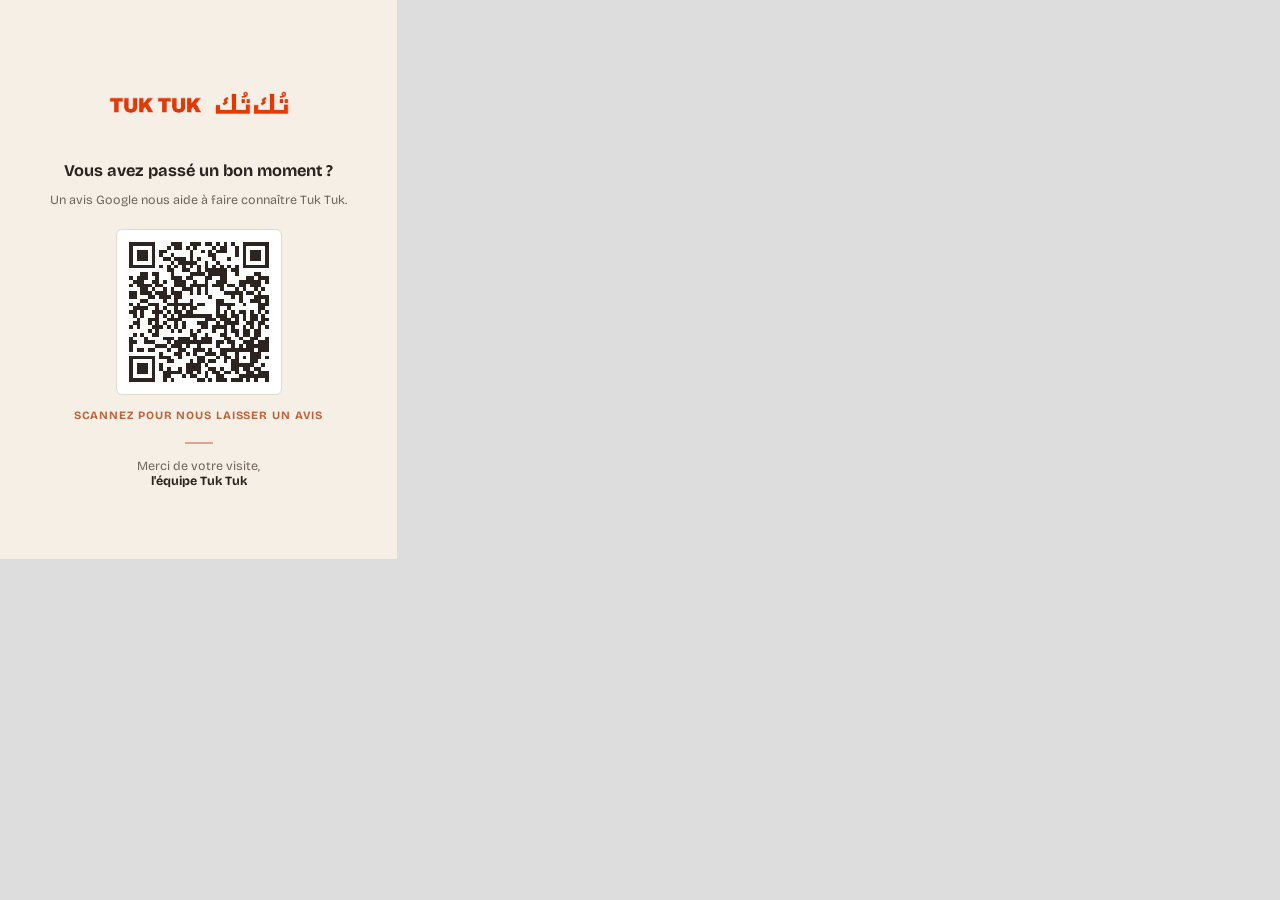
<file: menu-papier/carte-avis.html>
<!DOCTYPE html>
<html lang="fr">
<head>
<meta charset="utf-8">
<title>Carte avis Tuk Tuk - A6</title>
<link rel="preconnect" href="https://fonts.googleapis.com">
<link rel="preconnect" href="https://fonts.gstatic.com" crossorigin>
<link href="https://fonts.googleapis.com/css2?family=Bricolage+Grotesque:opsz,wght@12..96,400;12..96,500;12..96,600;12..96,700;12..96,800&display=swap" rel="stylesheet">
<style>
  :root{
    --bg:#f5efe6;--ink:#2b2420;--ink-2:#6f655c;--line:#e4dacb;
    --accent:#c0613a;--accent-soft:#efd9c8;
  }
  *{box-sizing:border-box;margin:0;padding:0;}
  body{font-family:'Bricolage Grotesque',sans-serif;background:#ddd;}
  @page{size:A6 portrait;margin:0;}
  @media print{body{background:none;}}
  .card{
    width:397px;height:559px;background:var(--bg);color:var(--ink);
    display:flex;flex-direction:column;align-items:center;justify-content:center;
    text-align:center;padding:34px 30px;
  }
  .qr-box{background:#fff;border:1px solid var(--line);border-radius:6px;padding:12px;}
  .qr-box svg{width:140px;height:140px;display:block;}
</style>
</head>
<body>

<div class="card" id="avis">
  <img src="../assets/logo.png" alt="Tuk Tuk" style="width:200px;height:auto;display:block;margin-bottom:22px;">
  <div style="font-size:1.02rem;font-weight:700;color:var(--ink);margin-bottom:8px;line-height:1.35;">Vous avez passé un bon moment ?</div>
  <p style="font-size:.78rem;color:var(--ink-2);line-height:1.55;max-width:300px;margin-bottom:20px;">Un avis Google nous aide à faire connaître Tuk Tuk.</p>

  <div class="qr-box" style="margin-bottom:14px;">
    <svg xmlns="http://www.w3.org/2000/svg" viewBox="0 0 37 37" shape-rendering="crispEdges"><path stroke="#2b2420" d="M0 0.5h7m4 0h3m2 0h3m1 0h2m1 0h1m1 0h1m1 0h1m2 0h7M0 1.5h1m5 0h1m3 0h1m1 0h2m1 0h1m1 0h1m4 0h1m1 0h2m2 0h1m1 0h1m5 0h1M0 2.5h1m1 0h3m1 0h1m1 0h2m6 0h1m2 0h1m1 0h1m1 0h3m2 0h1m1 0h1m1 0h3m1 0h1M0 3.5h1m1 0h3m1 0h1m1 0h1m2 0h1m4 0h1m4 0h2m5 0h1m1 0h1m1 0h3m1 0h1M0 4.5h1m1 0h3m1 0h1m2 0h2m1 0h3m1 0h1m1 0h1m3 0h1m3 0h1m3 0h1m1 0h3m1 0h1M0 5.5h1m5 0h1m4 0h1m1 0h5m2 0h1m2 0h1m6 0h1m5 0h1M0 6.5h7m1 0h1m1 0h1m1 0h1m1 0h1m1 0h1m1 0h1m1 0h1m1 0h1m1 0h1m1 0h1m1 0h1m1 0h7M10 7.5h2m2 0h2m2 0h1m1 0h6m1 0h2M3 8.5h2m1 0h2m3 0h1m4 0h4m1 0h5m2 0h1m4 0h2M0 9.5h1m1 0h3m2 0h1m3 0h3m1 0h2m3 0h2m2 0h2m5 0h2m1 0h3M1 10.5h3m2 0h2m1 0h1m2 0h3m2 0h1m2 0h1m2 0h3m3 0h6m1 0h1M0 11.5h1m1 0h4m1 0h2m3 0h3m1 0h5m1 0h3m1 0h2m1 0h2m1 0h3M3 12.5h2m1 0h1m2 0h1m1 0h1m2 0h3m1 0h1m1 0h1m3 0h1m3 0h1m1 0h1m2 0h1m1 0h1M0 13.5h2m1 0h3m1 0h3m1 0h3m2 0h1m1 0h1m1 0h1m4 0h5m1 0h2m1 0h1M0 14.5h2m3 0h2m1 0h3m1 0h2m7 0h1m5 0h1m1 0h1m3 0h4M3 15.5h2m4 0h1m2 0h1m3 0h1m6 0h2m4 0h1m2 0h3m1 0h1M0 16.5h1m1 0h1m2 0h3m2 0h7m1 0h2m3 0h5m2 0h1m3 0h3M1 17.5h4m2 0h1m1 0h1m2 0h1m1 0h1m1 0h2m5 0h1m2 0h1m7 0h2M0 18.5h2m1 0h1m2 0h3m1 0h1m1 0h2m1 0h2m6 0h1m1 0h1m1 0h1m1 0h2m1 0h1m1 0h1m1 0h1M1 19.5h1m1 0h1m3 0h1m1 0h1m1 0h1m1 0h9m1 0h3m1 0h2m1 0h1m1 0h2m1 0h1M2 20.5h1m2 0h3m2 0h4m6 0h3m1 0h3m1 0h1m1 0h1m1 0h2m1 0h2M1 21.5h2m2 0h1m1 0h1m1 0h1m2 0h1m1 0h1m3 0h3m2 0h1m1 0h4m2 0h2m1 0h2M0 22.5h1m1 0h1m3 0h3m1 0h1m1 0h1m1 0h1m4 0h2m1 0h4m1 0h1m2 0h1m1 0h1m1 0h1m1 0h1M5 23.5h1m1 0h1m3 0h1m1 0h1m2 0h1m1 0h1m3 0h1m2 0h1m1 0h2m1 0h2m1 0h2M1 24.5h1m1 0h1m2 0h2m8 0h2m2 0h1m3 0h2m2 0h1m1 0h2m1 0h2M0 25.5h1m3 0h1m4 0h3m1 0h3m1 0h1m1 0h3m3 0h2m2 0h1m2 0h2m2 0h1M0 26.5h2m2 0h3m3 0h1m1 0h10m1 0h2m1 0h2m2 0h3m1 0h3M0 27.5h1m6 0h3m1 0h3m1 0h1m2 0h1m4 0h1m3 0h1m1 0h1m1 0h6M0 28.5h1m1 0h2m1 0h2m3 0h1m2 0h2m2 0h3m1 0h1m2 0h9m1 0h3M8 29.5h1m3 0h2m1 0h1m1 0h1m2 0h3m1 0h2m2 0h1m3 0h3M0 30.5h7m1 0h3m2 0h1m4 0h2m3 0h1m1 0h2m1 0h1m1 0h1m1 0h3m1 0h1M0 31.5h1m5 0h1m3 0h2m4 0h1m1 0h2m1 0h2m2 0h1m1 0h2m3 0h2M0 32.5h1m1 0h3m1 0h1m1 0h1m6 0h4m1 0h1m6 0h6m2 0h1M0 33.5h1m1 0h3m1 0h1m1 0h1m1 0h1m2 0h1m1 0h4m2 0h2m1 0h1m2 0h2m1 0h2m1 0h2M0 34.5h1m1 0h3m1 0h1m2 0h5m1 0h2m1 0h1m1 0h1m1 0h2m1 0h2m1 0h1m2 0h2m1 0h3M0 35.5h1m5 0h1m2 0h2m3 0h1m1 0h2m2 0h1m2 0h2m4 0h8M0 36.5h7m2 0h1m1 0h1m6 0h2m1 0h1m1 0h3m1 0h3m1 0h1m1 0h1m2 0h1"/></svg>
  </div>
  <div style="font-size:.7rem;letter-spacing:.08em;text-transform:uppercase;color:var(--accent);font-weight:700;margin-bottom:20px;">Scannez pour nous laisser un avis</div>

  <div style="width:28px;height:1.5px;background:var(--accent);opacity:.5;margin-bottom:14px;"></div>
  <div style="font-size:.78rem;color:var(--ink-2);">Merci de votre visite,<br><strong style="color:var(--ink);">l'équipe Tuk Tuk</strong></div>
</div>

</body>
</html>
</file>
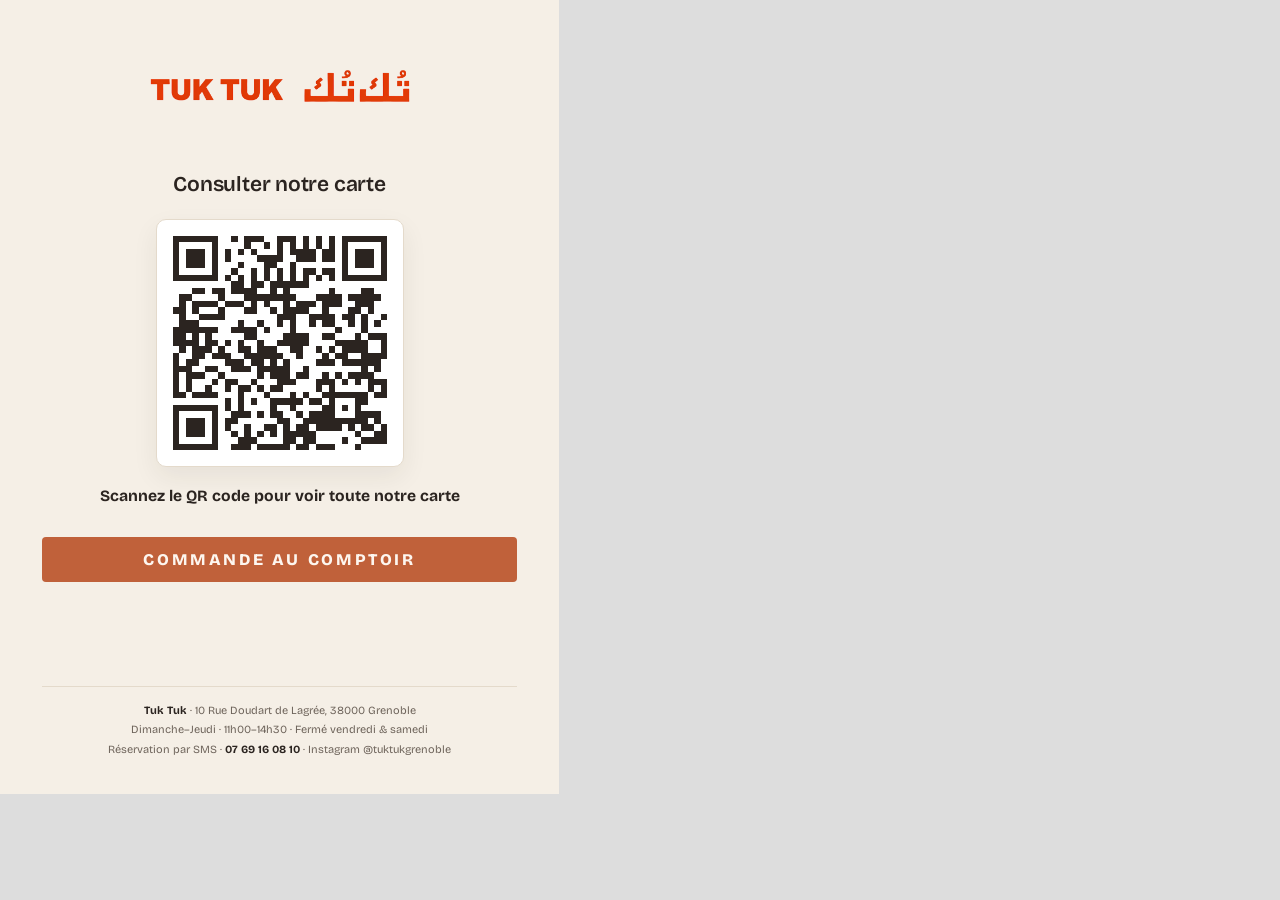
<file: menu-papier/carte-qr-a5.html>
<!DOCTYPE html>
<html lang="fr">
<head>
<meta charset="utf-8">
<title>Carte QR de table Tuk Tuk - A5</title>
<link rel="preconnect" href="https://fonts.googleapis.com">
<link rel="preconnect" href="https://fonts.gstatic.com" crossorigin>
<link href="https://fonts.googleapis.com/css2?family=Bricolage+Grotesque:opsz,wght@12..96,400;12..96,500;12..96,600;12..96,700;12..96,800&display=swap" rel="stylesheet">
<style>
  :root{
    --bg:#f5efe6;--bg-2:#efe7da;--surface:#fbf8f1;--ink:#2b2420;--ink-2:#6f655c;
    --line:#e4dacb;--accent:#c0613a;--accent-2:#a44e2c;--accent-ink:#fdf6ef;--accent-soft:#efd9c8;
  }
  *{box-sizing:border-box;margin:0;padding:0;}
  body{font-family:'Bricolage Grotesque',sans-serif;background:#ddd;}
  @page{size:A5 portrait;margin:0;}
  @media print{body{background:none;}}
  .page{
    width:559px;height:794px;background:var(--bg);color:var(--ink);
    position:relative;overflow:hidden;
    padding:40px 42px 34px;display:flex;flex-direction:column;align-items:center;text-align:center;
  }
  .kicker{font-size:11px;font-weight:800;letter-spacing:.26em;text-transform:uppercase;color:var(--accent);margin-bottom:8px;}
  .title{font-size:1.5rem;font-weight:700;letter-spacing:-.02em;line-height:1.12;color:var(--ink);}
  .divider{width:34px;height:1.5px;background:var(--accent);opacity:.55;}
  .qr-card{
    background:#fff;border:1px solid var(--line);border-radius:10px;
    padding:16px;box-shadow:0 10px 26px rgba(43,36,32,.07);
  }
  .qr-card svg{width:214px;height:214px;display:block;}
  .scan-label{font-size:.98rem;font-weight:700;color:var(--ink);line-height:1.4;}
  .scan-sub{font-size:12px;color:var(--ink-2);line-height:1.55;max-width:320px;}
  .comptoir{
    width:100%;background:var(--accent);color:var(--accent-ink);
    padding:13px 18px;border-radius:4px;
    font-size:1.02rem;font-weight:800;letter-spacing:.16em;text-transform:uppercase;
  }
  .comptoir small{display:block;font-size:10px;font-weight:600;letter-spacing:.1em;text-transform:none;color:rgba(253,246,239,.82);margin-top:3px;}
  .footer{width:100%;border-top:1px solid var(--line);padding-top:14px;font-size:11px;color:var(--ink-2);line-height:1.8;}
  .footer strong{color:var(--ink);font-weight:700;}
</style>
</head>
<body>

<div class="page" id="carte-qr">

  <!-- En-tête : logo -->
  <img src="../assets/logo.png" alt="Tuk Tuk" style="width:290px;height:auto;display:block;">

  <!-- Titre -->
  <div style="font-size:1.32rem;color:var(--ink);font-weight:600;letter-spacing:-.01em;margin-top:34px;">Consulter notre carte</div>

  <!-- QR code central -->
  <div class="qr-card" style="margin:22px 0 16px;">
    <svg xmlns="http://www.w3.org/2000/svg" viewBox="0 0 33 33" shape-rendering="crispEdges"><path stroke="#2b2420" d="M0 0.5h7m2 0h1m1 0h3m2 0h3m1 0h1m1 0h1m1 0h1m1 0h7M0 1.5h1m5 0h1m4 0h1m2 0h1m1 0h1m1 0h1m1 0h1m1 0h1m1 0h1m1 0h1m5 0h1M0 2.5h1m1 0h3m1 0h1m1 0h1m1 0h1m1 0h1m3 0h1m1 0h4m1 0h2m1 0h1m1 0h3m1 0h1M0 3.5h1m1 0h3m1 0h1m1 0h1m4 0h4m2 0h3m1 0h2m1 0h1m1 0h3m1 0h1M0 4.5h1m1 0h3m1 0h1m3 0h1m3 0h2m2 0h1m7 0h1m1 0h3m1 0h1M0 5.5h1m5 0h1m2 0h1m2 0h1m1 0h1m1 0h1m1 0h1m1 0h2m1 0h2m1 0h1m5 0h1M0 6.5h7m1 0h1m1 0h1m1 0h1m1 0h1m1 0h1m1 0h1m1 0h1m1 0h1m1 0h1m1 0h7M9 7.5h2m1 0h2m1 0h6M3 8.5h2m1 0h2m1 0h4m2 0h1m1 0h1m6 0h1m4 0h2M1 9.5h2m4 0h1m3 0h8m3 0h4m1 0h5M1 10.5h1m1 0h4m1 0h3m1 0h1m1 0h1m2 0h1m1 0h3m1 0h3m2 0h3M0 11.5h2m1 0h1m3 0h1m3 0h2m2 0h1m1 0h4m2 0h1m3 0h2m1 0h1M1 12.5h1m2 0h4m8 0h3m2 0h4m1 0h2m1 0h1m2 0h1M1 13.5h3m6 0h1m2 0h1m2 0h1m1 0h1m2 0h1m1 0h2m2 0h1m1 0h1m1 0h1M0 14.5h7m2 0h4m1 0h1m3 0h1m6 0h1m3 0h1M0 15.5h2m1 0h1m1 0h1m5 0h2m4 0h4m2 0h2m3 0h1m1 0h3M0 16.5h4m1 0h2m1 0h1m1 0h1m2 0h1m2 0h5m4 0h5m2 0h1M1 17.5h1m1 0h3m1 0h1m2 0h2m1 0h3m2 0h2m2 0h1m1 0h1m1 0h4m2 0h1M0 18.5h1m2 0h2m1 0h3m2 0h6m2 0h1m3 0h1m1 0h2m2 0h4M0 19.5h1m1 0h2m4 0h3m1 0h2m1 0h1m1 0h1m4 0h3m1 0h6M0 20.5h3m2 0h2m2 0h3m1 0h5m2 0h1m8 0h1m1 0h1M0 21.5h1m1 0h3m2 0h1m5 0h1m1 0h3m1 0h2m2 0h1m1 0h1m1 0h4M0 22.5h1m1 0h1m3 0h1m1 0h2m2 0h1m3 0h3m3 0h3m1 0h1m1 0h1m1 0h3M0 23.5h1m1 0h1m2 0h1m2 0h1m1 0h2m1 0h1m1 0h2m5 0h1m1 0h1m5 0h1m1 0h1M0 24.5h2m1 0h4m3 0h1m3 0h1m3 0h1m1 0h1m2 0h7m1 0h2M8 25.5h1m1 0h1m1 0h1m2 0h5m1 0h2m1 0h1m3 0h2M0 26.5h7m1 0h1m1 0h1m4 0h1m2 0h1m4 0h2m1 0h1m1 0h1M0 27.5h1m5 0h1m2 0h3m1 0h1m1 0h2m2 0h1m1 0h4m3 0h4M0 28.5h1m1 0h3m1 0h1m1 0h2m6 0h2m2 0h10m1 0h1M0 29.5h1m1 0h3m1 0h1m1 0h1m2 0h1m2 0h2m1 0h1m1 0h2m1 0h4m1 0h1m1 0h2m1 0h1M0 30.5h1m1 0h3m1 0h1m2 0h1m1 0h1m1 0h1m1 0h1m1 0h5m6 0h1m2 0h2M0 31.5h1m5 0h1m3 0h3m4 0h2m1 0h2m4 0h1m2 0h4M0 32.5h7m2 0h3m1 0h5m1 0h2m1 0h3m3 0h1"/></svg>
  </div>

  <div class="scan-label" style="margin-top:2px;">Scannez le QR code pour voir toute notre carte</div>

  <!-- Commande au comptoir -->
  <div class="comptoir" style="margin-top:30px;">
    Commande au comptoir
  </div>

  <!-- Infos -->
  <div class="footer" style="margin-top:auto;">
    <div><strong>Tuk Tuk</strong> · 10 Rue Doudart de Lagrée, 38000 Grenoble</div>
    <div>Dimanche–Jeudi · 11h00–14h30 · Fermé vendredi &amp; samedi</div>
    <div>Réservation par SMS · <strong>07 69 16 08 10</strong> · Instagram @tuktukgrenoble</div>
  </div>

</div>

</body>
</html>
</file>
<file: style.css>
*{box-sizing:border-box}
html{scroll-behavior:smooth}
body{margin:0}
img{display:block;max-width:100%}
::selection{background:var(--accent,#c0613a);color:var(--accent-ink,#fdf6ef)}

@keyframes tt-marquee{from{transform:translateX(0)}to{transform:translateX(-50%)}}

@media (max-width:880px){
  .navlinks{display:none !important}
  .nav-phone{display:none !important}   /* le burger remplace le bouton SMS sur mobile */
  .nav-region{display:none !important}
  .nav-logo{height:80px !important}
}
@media (max-width:780px){
  .hero-grid{grid-template-columns:1fr !important}
  .split-grid{grid-template-columns:1fr !important}
  .acces-grid{grid-template-columns:1fr !important}
  .hero-section{padding-top:22px !important}
  /* 2 boutons hero côte à côte */
  .hero-cta{flex-wrap:nowrap !important}
  .hero-cta > a{flex:1}
  .hero-cta .btn-lg{padding-left:14px;padding-right:14px}
}

/* Burger (mobile uniquement) */
.nav-burger{display:none}
@media (max-width:880px){
  .nav-burger{
    display:flex;flex-direction:column;justify-content:center;gap:5px;
    width:46px;height:46px;padding:13px;flex:none;
    background:var(--accent);border:none;border-radius:2px;cursor:pointer;
  }
  .nav-burger span{display:block;height:2px;width:100%;background:var(--accent-ink);border-radius:2px;transition:transform .25s,opacity .2s}
  .nav-burger[aria-expanded="true"] span:nth-child(1){transform:translateY(7px) rotate(45deg)}
  .nav-burger[aria-expanded="true"] span:nth-child(2){opacity:0}
  .nav-burger[aria-expanded="true"] span:nth-child(3){transform:translateY(-7px) rotate(-45deg)}
}

/* Panneau latéral mobile */
.panel-backdrop{
  position:fixed;inset:0;background:rgba(43,36,32,.5);z-index:60;
  opacity:0;visibility:hidden;pointer-events:none;transition:opacity .3s,visibility .3s;
}
.panel-backdrop.is-open{opacity:1;visibility:visible;pointer-events:auto}
.mobile-panel{
  position:fixed;top:0;right:0;height:100%;width:min(82vw,340px);
  background:var(--bg);z-index:70;box-shadow:-20px 0 60px -30px rgba(40,28,18,.6);
  transform:translateX(100%);transition:transform .32s cubic-bezier(.2,.7,.2,1);
  display:flex;flex-direction:column;padding:18px 22px 26px;
}
.mobile-panel.is-open{transform:translateX(0)}
.mobile-panel-head{display:flex;align-items:center;justify-content:space-between;margin-bottom:14px}
.panel-close{background:none;border:none;font-size:34px;line-height:1;color:var(--ink);cursor:pointer;padding:0 4px}
.mobile-panel-links{display:flex;flex-direction:column}
.mobile-panel-links a{
  color:var(--ink);text-decoration:none;font-size:1.15rem;font-weight:600;
  padding:15px 2px;border-bottom:1px solid var(--line);transition:color .2s;
}
.mobile-panel-links a:hover,.mobile-panel-links a:active{color:var(--accent)}
.mobile-panel-cta{display:flex;flex-direction:column;gap:12px;margin-top:auto;padding-top:22px}

/* Avis : carrousel sur mobile */
.avis-arrow{ display:none; }
@media (max-width:780px){
  .avis-track{
    display:flex !important;
    grid-template-columns:none !important;
    overflow-x:auto;
    scroll-snap-type:x mandatory;
    -webkit-overflow-scrolling:touch;
    scrollbar-width:none;
    padding-bottom:4px;
  }
  .avis-track::-webkit-scrollbar{ display:none; }
  .avis-card{
    flex:0 0 85%;
    scroll-snap-align:center;
  }
  .avis-arrow{
    display:flex;align-items:center;justify-content:center;
    position:absolute;top:50%;transform:translateY(-50%);
    width:36px;height:36px;border-radius:50%;
    background:var(--surface);border:1px solid var(--line);
    color:var(--ink);font-size:20px;line-height:1;cursor:pointer;z-index:5;
    box-shadow:0 8px 20px -10px rgba(50,33,20,.5);
  }
  .avis-arrow-prev{ left:-6px; }
  .avis-arrow-next{ right:-6px; }
}

/* Galerie : carrousel horizontal (desktop + mobile) */
.galerie-track{
  display:flex;gap:clamp(12px,1.5vw,18px);
  overflow-x:auto;scroll-snap-type:x mandatory;-webkit-overflow-scrolling:touch;
  scrollbar-width:none;padding-bottom:4px;
}
.galerie-track::-webkit-scrollbar{ display:none; }
.galerie-item,.galerie-img{
  flex:0 0 clamp(240px,30%,340px);
  aspect-ratio:4/5;border-radius:3px;object-fit:cover;
  scroll-snap-align:start;background:var(--accent-soft);
  box-shadow:0 26px 50px -40px rgba(50,33,20,.5);
}
.galerie-placeholder{
  display:flex;align-items:center;justify-content:center;
  border:1px dashed var(--line);
  color:var(--ink-2);font-size:13px;letter-spacing:.04em;
}
.galerie-arrow{
  display:flex;align-items:center;justify-content:center;
  width:42px;height:42px;border-radius:50%;
  background:var(--surface);border:1px solid var(--line);
  color:var(--ink);font-size:22px;line-height:1;cursor:pointer;
  transition:background .2s,color .2s,border-color .2s;
}
.galerie-arrow:hover{ background:var(--accent); color:var(--accent-ink); border-color:var(--accent); }
@media (max-width:780px){
  .galerie-item,.galerie-img{ flex:0 0 78%; }
}

/* Nav links underline-on-hover */
.link-underline{
  color:var(--ink);text-decoration:none;padding:4px 2px;
  background-image:linear-gradient(var(--accent),var(--accent));
  background-repeat:no-repeat;background-position:0 100%;background-size:0% 1.6px;
  transition:background-size .3s cubic-bezier(.2,.7,.2,1),color .2s,transform .2s;
}
.link-underline:hover{ color:var(--accent); background-size:100% 1.6px; transform:translateY(-1px); }

/* Accent button (SMS / CTA) */
.btn-accent{
  background:var(--accent);color:var(--accent-ink);
  transition:background .2s,transform .2s;
}
.btn-accent:hover{ background:var(--accent-2); transform:translateY(-1px); }
.btn-lg{
  display:inline-flex;align-items:center;justify-content:center;white-space:nowrap;gap:10px;
  font-weight:700;font-size:1rem;padding:15px 26px;border-radius:2px;text-decoration:none;
  box-shadow:0 14px 30px -16px var(--accent);
}
.btn-lg:hover{ transform:translateY(-2px); }

/* Outline button */
.btn-outline{
  display:inline-flex;align-items:center;justify-content:center;white-space:nowrap;gap:10px;
  background:transparent;color:var(--ink);text-decoration:none;font-weight:600;font-size:1rem;
  padding:14px 24px;border-radius:2px;border:1.5px solid var(--ink);
  transition:background .2s,color .2s;
}
.btn-outline:hover{ background:var(--ink); color:var(--bg); }

/* WhatsApp button */
.btn-whatsapp{
  display:inline-flex;align-items:center;justify-content:center;white-space:nowrap;gap:9px;
  background:#1faf54;color:#fff;text-decoration:none;font-weight:700;font-size:1rem;
  padding:14px 22px;border-radius:2px;transition:background .2s,transform .2s;
}
.btn-whatsapp:hover{ background:#188f44; transform:translateY(-2px); }

/* Dark button (avis Google) */
.btn-dark{
  display:inline-flex;align-items:center;gap:9px;background:var(--ink);color:var(--bg);
  text-decoration:none;font-weight:600;font-size:.95rem;padding:11px 18px;border-radius:2px;
  transition:background .2s,transform .2s;
}
.btn-dark:hover{ background:var(--accent); transform:translateY(-1px); }

/* Footer links */
.footer-link{ color:var(--bg); text-decoration:none; }
.footer-link:hover{ color:var(--accent); }

/* Social circle (Instagram) */
.social-circle{
  width:40px;height:40px;border-radius:50%;border:1px solid rgba(245,239,230,.28);
  display:flex;align-items:center;justify-content:center;color:var(--bg);text-decoration:none;
  font-size:13px;font-weight:600;transition:background .2s,border-color .2s,color .2s;
}
.social-circle:hover{ background:var(--accent); border-color:var(--accent); color:var(--accent-ink); }

/* Scroll-reveal: JS adds .reveal-hidden only to elements below the fold on load */
[data-reveal].reveal-hidden{ opacity:0; transform:translateY(22px); }
[data-reveal]{ transition:opacity .7s cubic-bezier(.2,.7,.2,1), transform .7s cubic-bezier(.2,.7,.2,1); }
</file>
